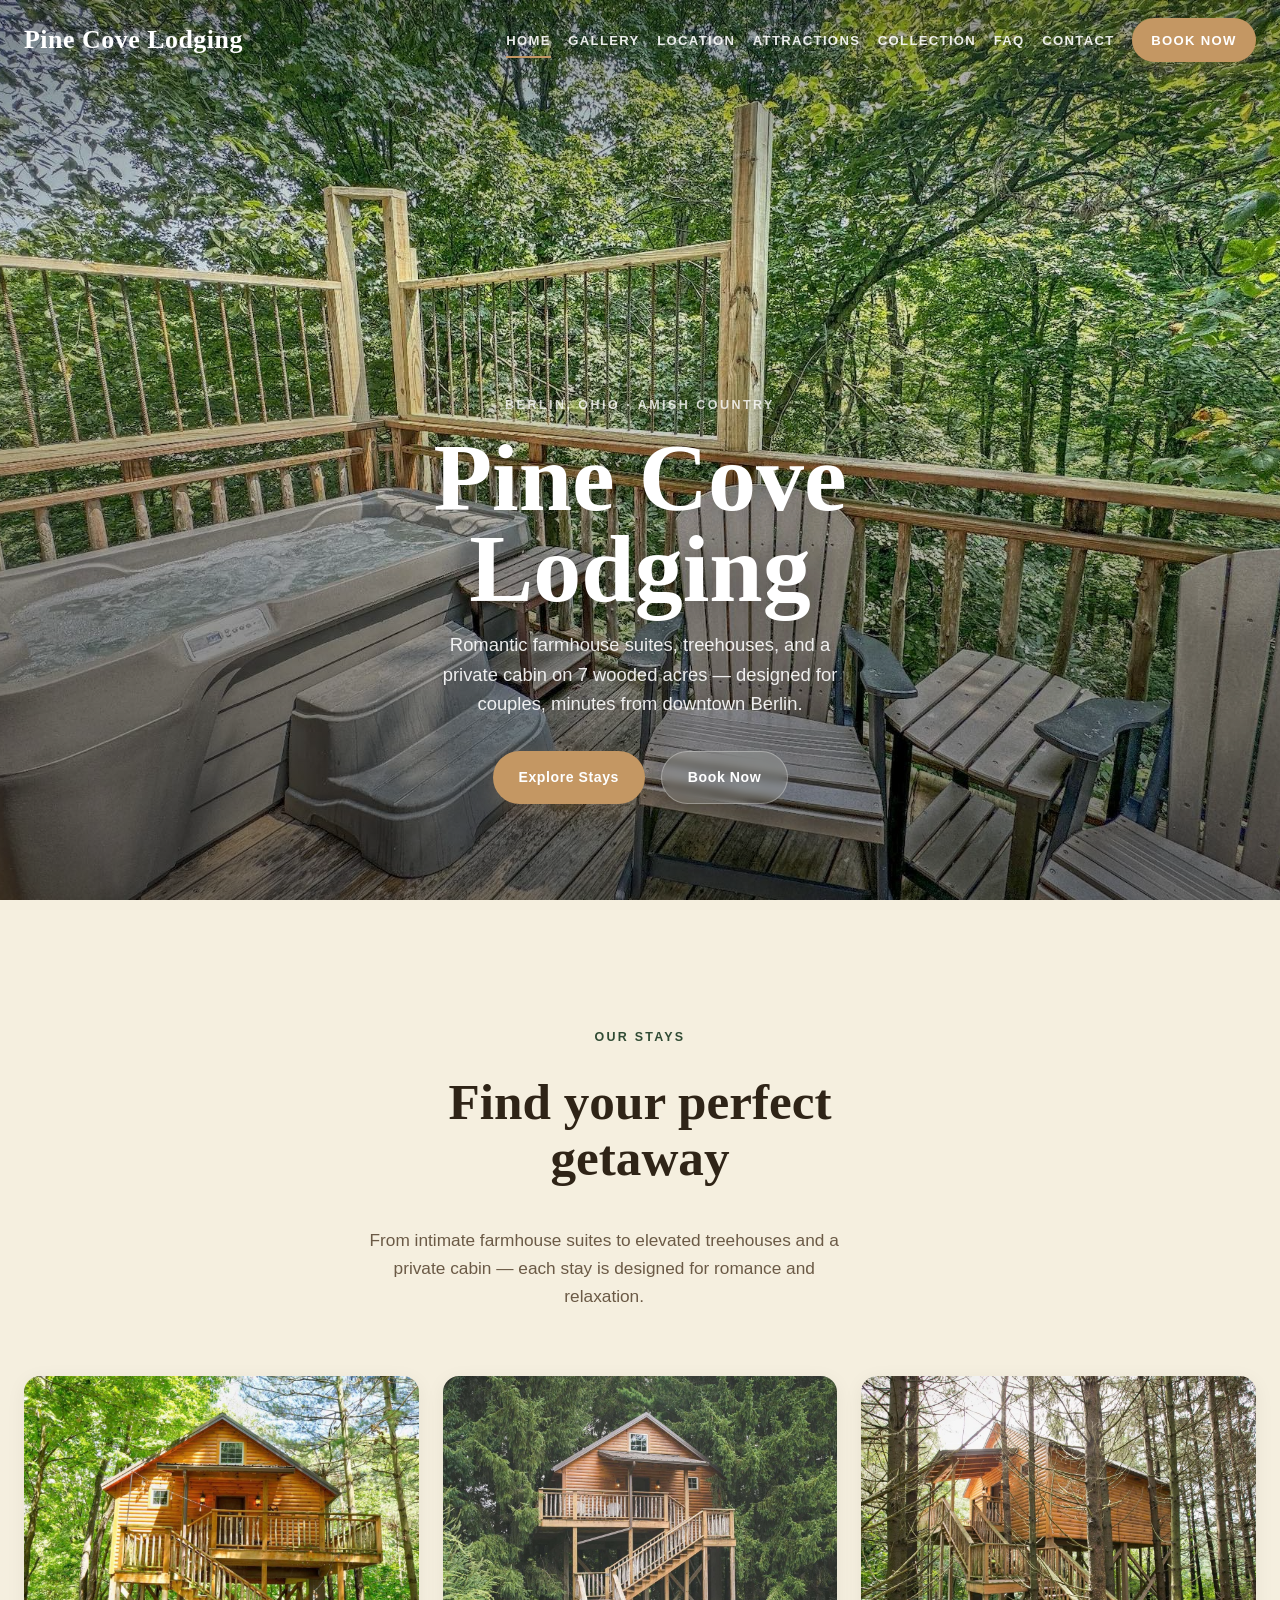
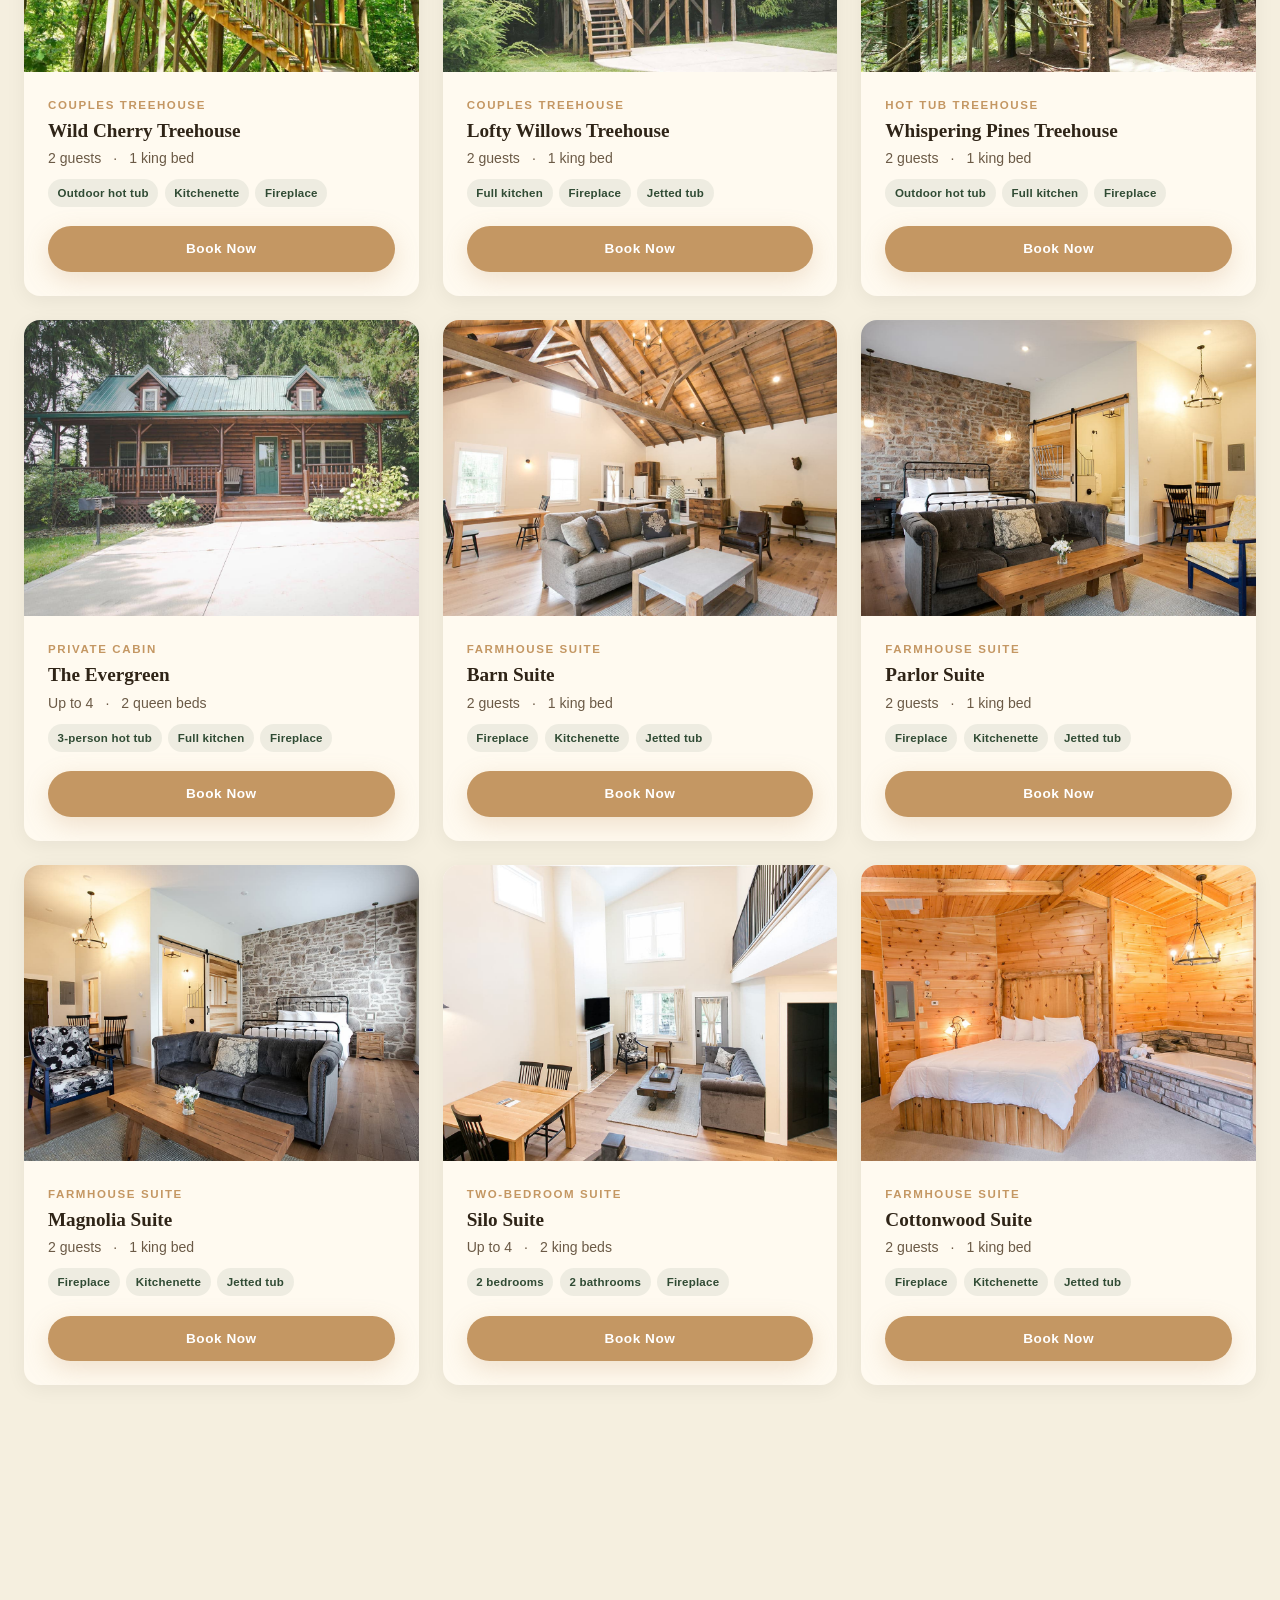
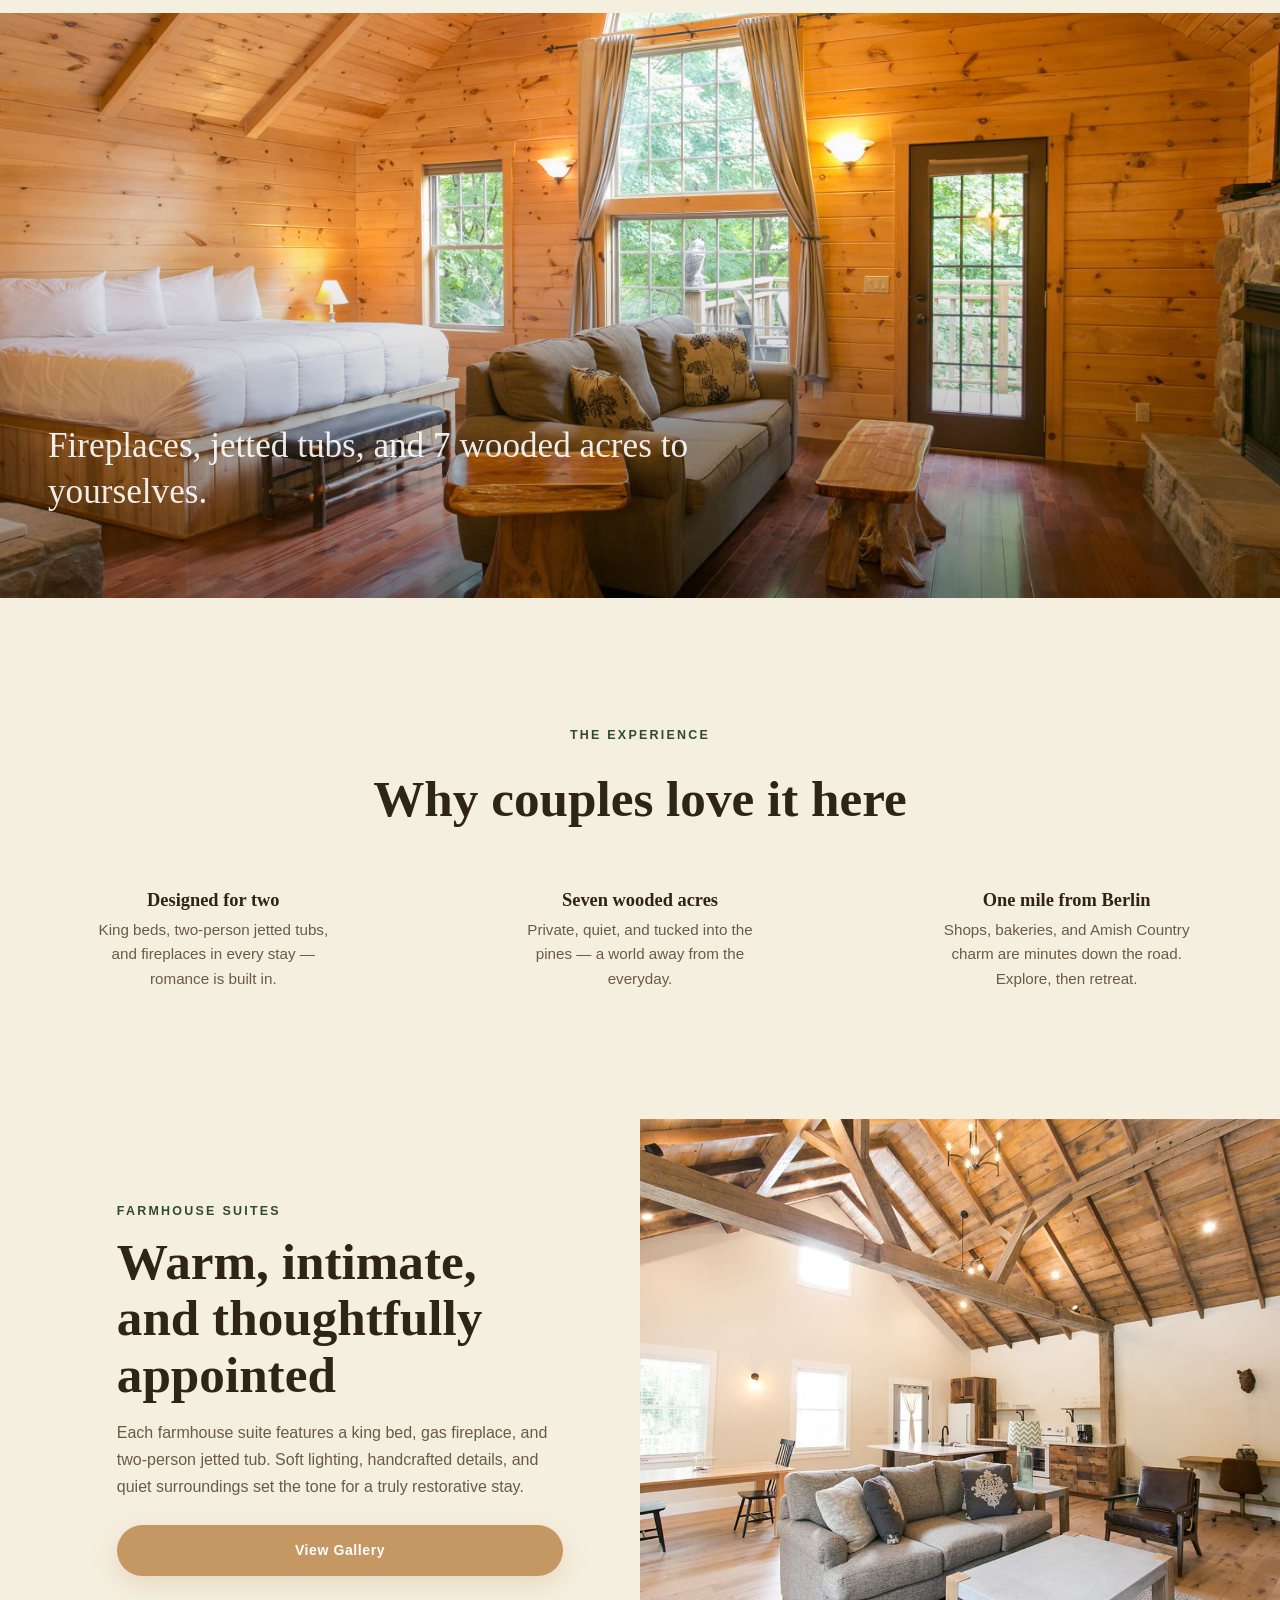
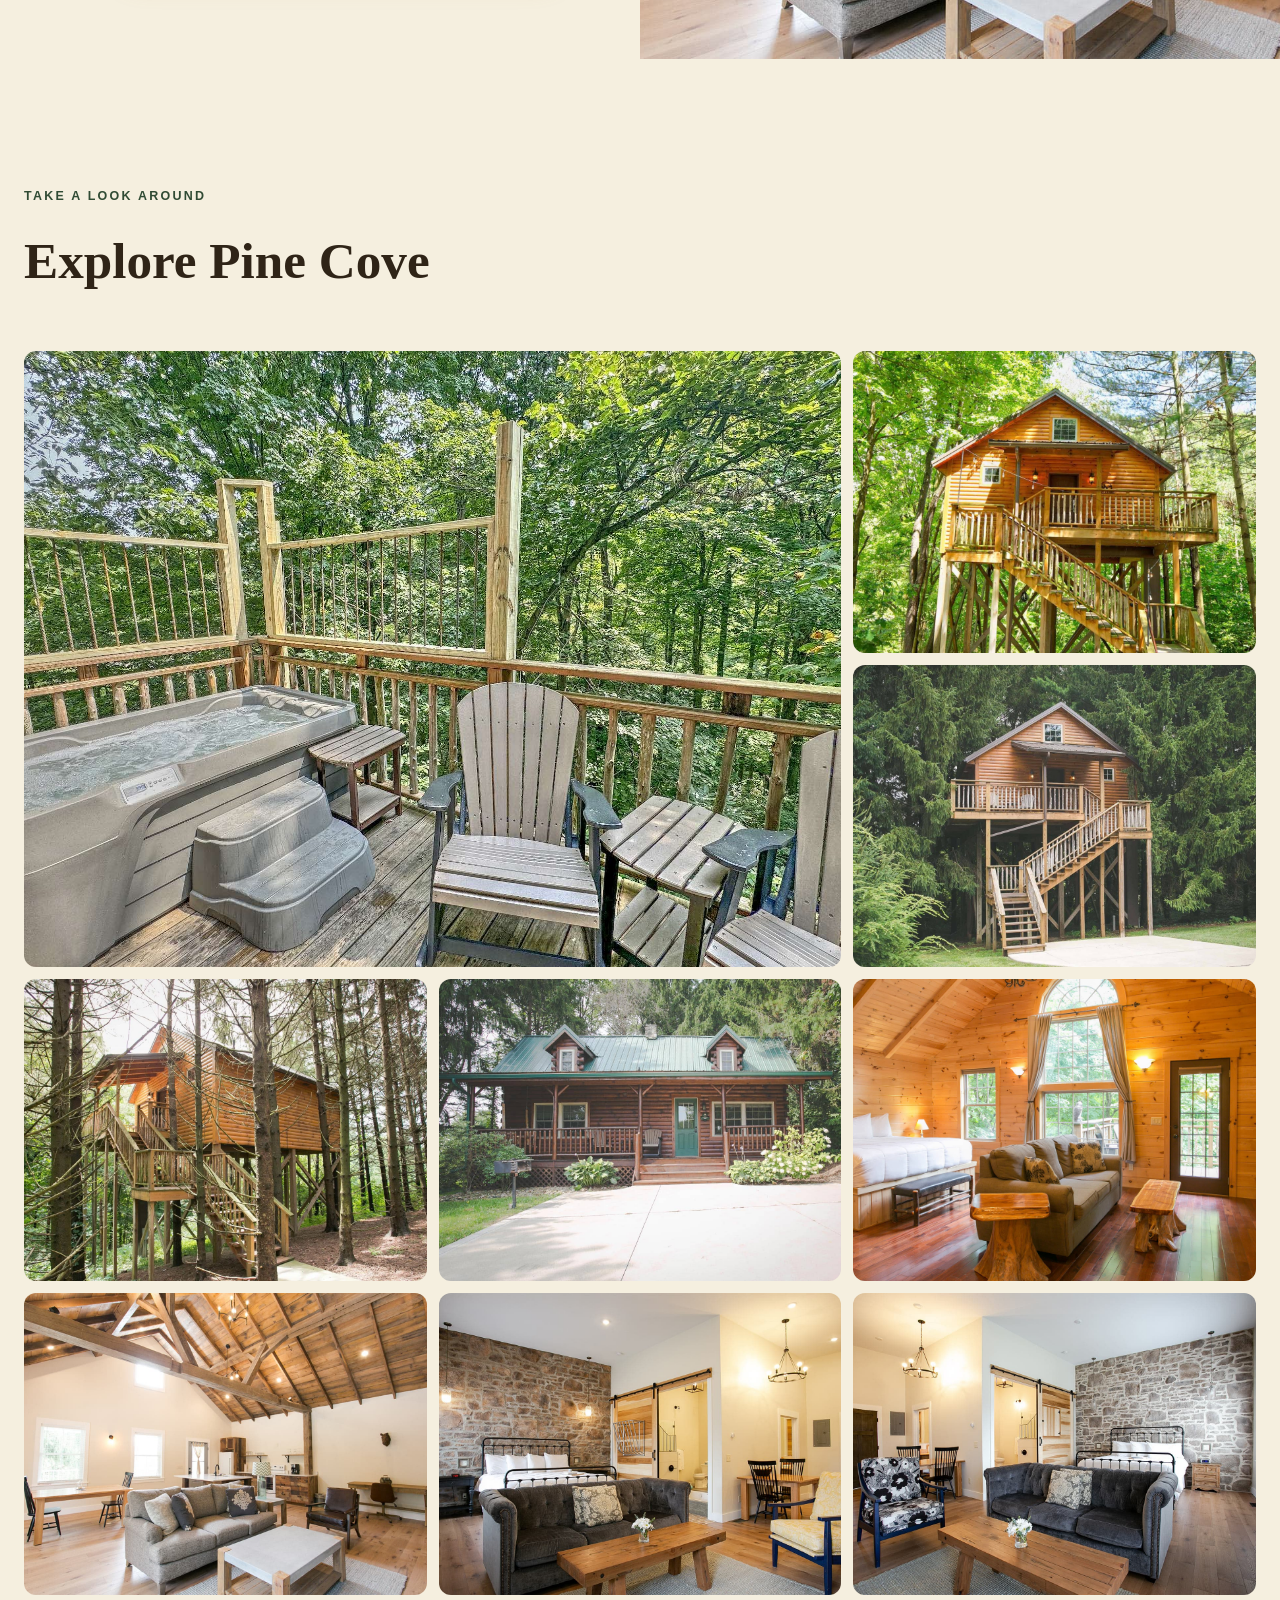
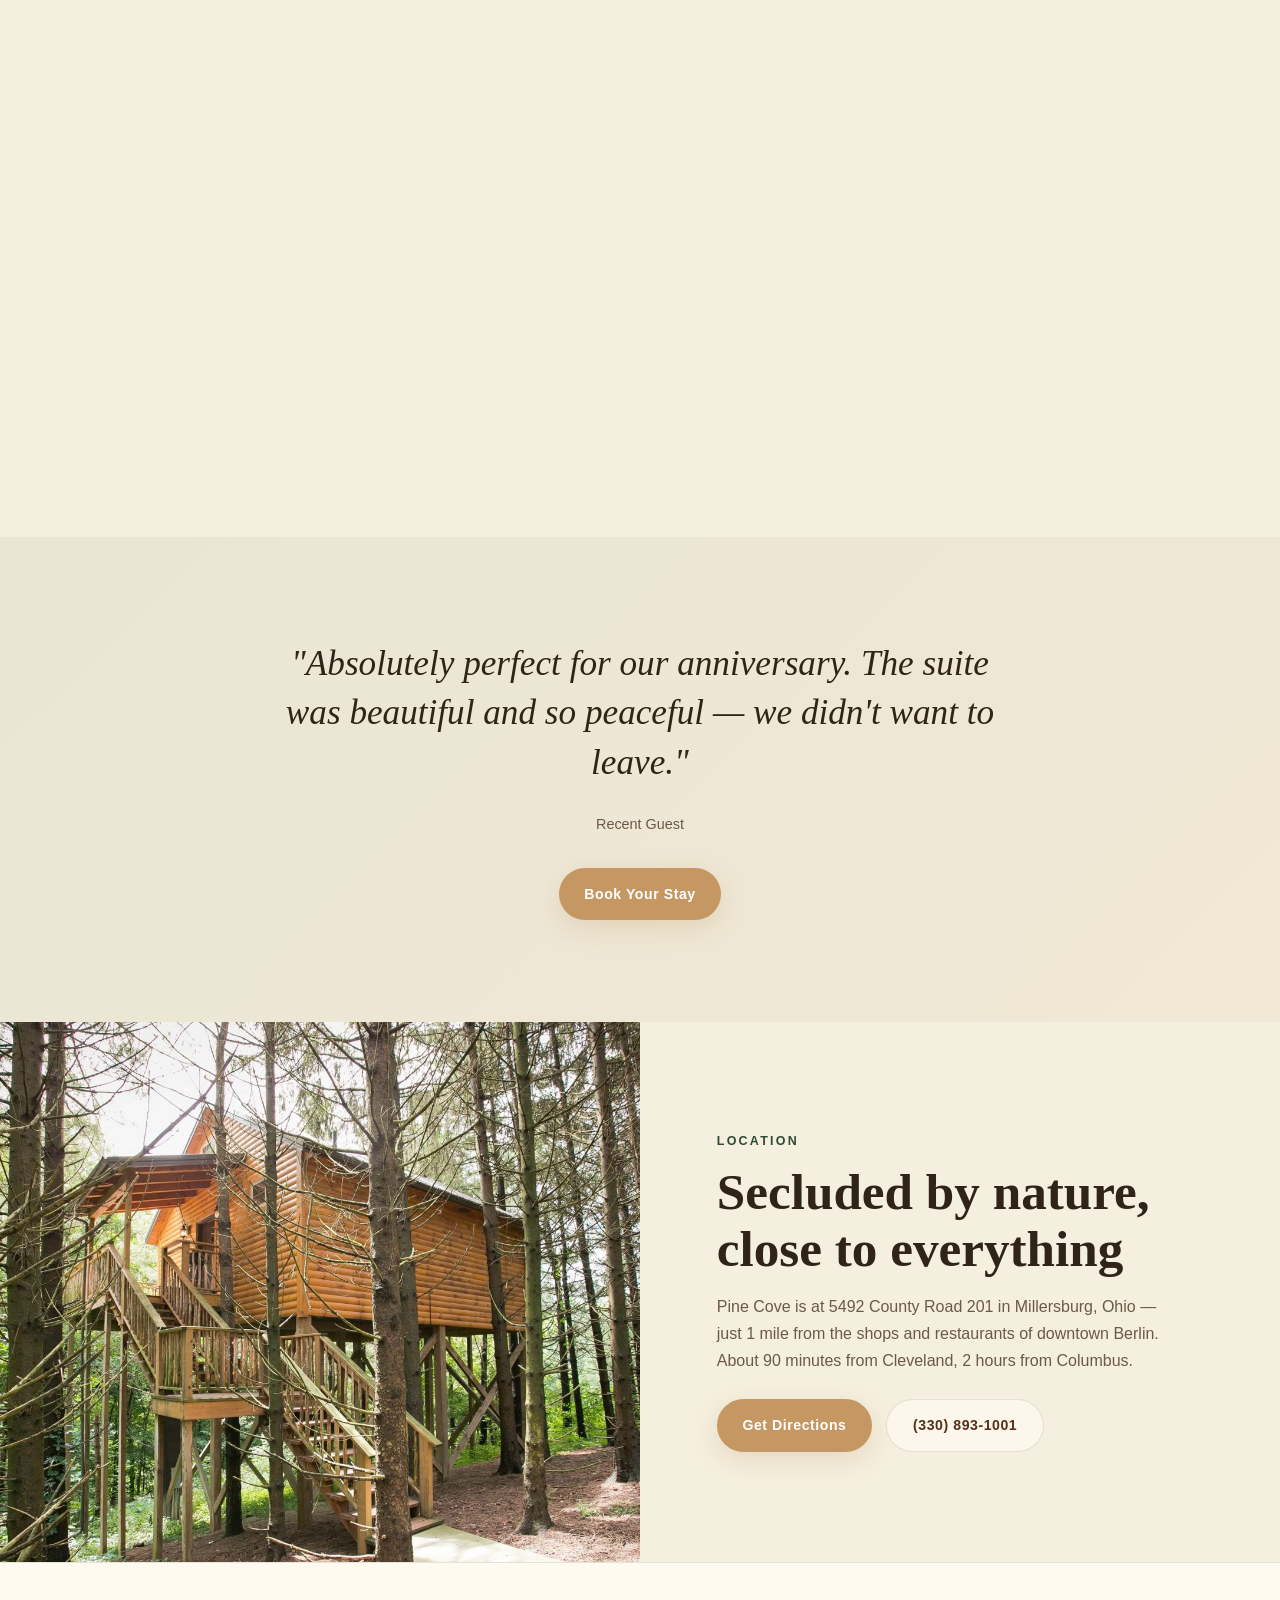
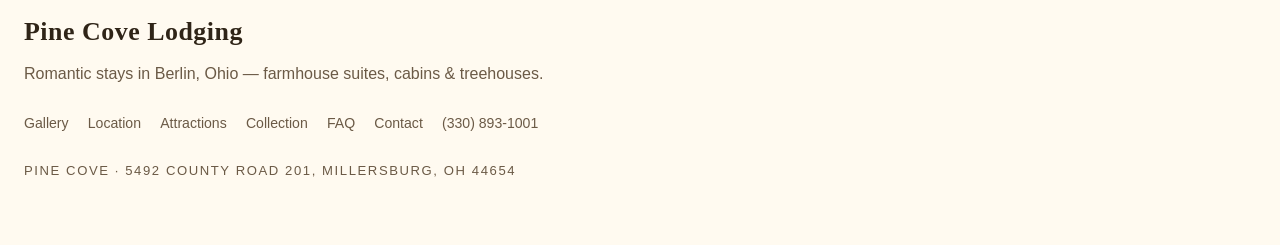
<file: index.html>
<!DOCTYPE html>
<html lang="en">
<head>
  <meta charset="UTF-8">
  <meta name="viewport" content="width=device-width, initial-scale=1.0">
  <title>Pine Cove | Romantic Stays in Berlin, Ohio</title>
  <meta name="description" content="Pine Cove offers romantic farmhouse suites, a private cabin, and treehouse stays on 7 wooded acres 1 mile from downtown Berlin, Ohio. Book direct.">
  <link rel="icon" type="image/svg+xml" href="assets/favicon.svg">
  <link rel="canonical" href="https://www.pinecovelodging.com/">
  <meta property="og:type" content="website">
  <meta property="og:url" content="https://www.pinecovelodging.com/">
  <meta property="og:title" content="Pine Cove | Romantic Stays in Berlin, Ohio">
  <meta property="og:description" content="Farmhouse suites, treehouses, and a private cabin on 7 wooded acres just outside downtown Berlin, Ohio — designed for couples.">
  <meta property="og:image" content="https://www.pinecovelodging.com/assets/images/Pine-Cove-Treehouse-Hot-Tub-1920x1200.jpeg">
  <meta name="twitter:card" content="summary_large_image">
  <meta name="twitter:title" content="Pine Cove | Romantic Stays in Berlin, Ohio">
  <meta name="twitter:description" content="Farmhouse suites, treehouses, and a private cabin on 7 wooded acres just outside downtown Berlin, Ohio — designed for couples.">
  <meta name="twitter:image" content="https://www.pinecovelodging.com/assets/images/Pine-Cove-Treehouse-Hot-Tub-1920x1200.jpeg">
  <meta property="og:image:alt" content="Pine Cove treehouse deck with outdoor hot tub">
  <link rel="preconnect" href="https://reserve.amishcountrylodging.com">
  <link rel="stylesheet" href="assets/site.css">
  <script type="application/ld+json">
  {
    "@context": "https://schema.org",
    "@type": "LodgingBusiness",
    "name": "Pine Cove",
    "description": "Romantic farmhouse suites, a private cabin, and treehouse stays on 7 serene wooded acres, 1 mile from downtown Berlin, Ohio. Designed specifically for couples.",
    "url": "https://www.pinecovelodging.com",
    "telephone": "+1-330-893-1001",
    "image": "https://www.pinecovelodging.com/assets/images/Pine-Cove-Treehouse-Hot-Tub-1920x1200.jpeg",
    "priceRange": "$$$",
    "address": {
      "@type": "PostalAddress",
      "streetAddress": "5492 County Road 201",
      "addressLocality": "Millersburg",
      "addressRegion": "OH",
      "postalCode": "44654",
      "addressCountry": "US"
    },
    "geo": {
      "@type": "GeoCoordinates",
      "latitude": 40.5620,
      "longitude": -81.8050
    },
    "amenityFeature": [
      { "@type": "LocationFeatureSpecification", "name": "Hot Tubs (select stays)", "value": true },
      { "@type": "LocationFeatureSpecification", "name": "Fireplaces", "value": true },
      { "@type": "LocationFeatureSpecification", "name": "Full Kitchens", "value": true },
      { "@type": "LocationFeatureSpecification", "name": "Two-Person Jetted Tubs", "value": true },
      { "@type": "LocationFeatureSpecification", "name": "Smart TVs", "value": true },
      { "@type": "LocationFeatureSpecification", "name": "Complimentary WiFi", "value": true }
    ],
    "sameAs": [
      "https://www.amishcountrylodging.com"
    ]
  }
  </script>
</head>
<body class="page-shell" data-page="index.html">
  <div data-header></div>

  <main id="main">
    <!-- FULL-BLEED HERO -->
    <section class="hero">
      <div class="hero-bg">
        <img src="assets/images/Pine-Cove-Treehouse-Hot-Tub-1920x1200.jpeg" alt="Pine Cove treehouse with private hot tub on a wooded deck" fetchpriority="high">
      </div>
      <div class="hero-content">
        <span class="eyebrow">Berlin, Ohio &middot; Amish Country</span>
        <h1>Pine Cove Lodging</h1>
        <p>Romantic farmhouse suites, treehouses, and a private cabin on 7 wooded acres — designed for couples, minutes from downtown Berlin.</p>
        <div class="hero-actions">
          <a class="button" href="#stays">Explore Stays</a>
          <a class="button-secondary" href="https://reserve.amishcountrylodging.com/all-listings?category=20977" target="_blank" rel="noreferrer">Book Now</a>
        </div>
      </div>
    </section>

    <!-- FEATURED STAYS -->
    <section id="stays" class="section">
      <div class="section-inner">
        <div class="section-intro section-intro--centered reveal">
          <span class="eyebrow">Our Stays</span>
          <h2>Find your perfect getaway</h2>
          <p class="lead">From intimate farmhouse suites to elevated treehouses and a private cabin — each stay is designed for romance and relaxation.</p>
        </div>
        <div id="all-units" class="units-grid"></div>
        <div style="text-align:center;margin-top:3rem" class="reveal">
          <a class="button" href="https://reserve.amishcountrylodging.com/all-listings?category=20977" target="_blank" rel="noreferrer">Book Your Stay</a>
        </div>
      </div>
    </section>

    <!-- IMMERSIVE IMAGE BAND -->
    <div class="image-band">
      <img src="assets/images/wild-cherry-interior-slide.jpg" alt="Warm Pine Cove interior with fireplace and romantic lighting">
      <div class="image-band-overlay">
        <p>Fireplaces, jetted tubs, and 7 wooded acres to yourselves.</p>
      </div>
    </div>

    <!-- HIGHLIGHTS -->
    <section class="section">
      <div class="section-inner">
        <div class="section-intro section-intro--centered reveal">
          <span class="eyebrow">The Experience</span>
          <h2>Why couples love it here</h2>
        </div>
        <div class="highlights">
          <div class="highlight-item reveal">
            <h3>Designed for two</h3>
            <p>King beds, two-person jetted tubs, and fireplaces in every stay — romance is built in.</p>
          </div>
          <div class="highlight-item reveal">
            <h3>Seven wooded acres</h3>
            <p>Private, quiet, and tucked into the pines — a world away from the everyday.</p>
          </div>
          <div class="highlight-item reveal">
            <h3>One mile from Berlin</h3>
            <p>Shops, bakeries, and Amish Country charm are minutes down the road. Explore, then retreat.</p>
          </div>
        </div>
      </div>
    </section>

    <!-- SPLIT: INTERIOR IMAGE + TEXT -->
    <section class="split-section reverse">
      <div class="split-img">
        <img src="assets/images/barn-suite-overview.jpg" alt="Pine Cove Barn Suite interior with fireplace and king bed">
      </div>
      <div class="split-text">
        <span class="eyebrow">Farmhouse Suites</span>
        <h2>Warm, intimate, and thoughtfully appointed</h2>
        <p>Each farmhouse suite features a king bed, gas fireplace, and two-person jetted tub. Soft lighting, handcrafted details, and quiet surroundings set the tone for a truly restorative stay.</p>
        <a class="button" href="gallery.html">View Gallery</a>
      </div>
    </section>

    <!-- GALLERY PREVIEW -->
    <section id="photos" class="section">
      <div class="section-inner">
        <div class="section-intro reveal">
          <span class="eyebrow">Take A Look Around</span>
          <h2>Explore Pine Cove</h2>
        </div>
        <div id="gallery-list" class="gallery-grid"></div>
        <div style="text-align:center;margin-top:3rem" class="reveal">
          <a class="button" href="gallery.html">Full Gallery</a>
        </div>
      </div>
    </section>

    <!-- QUOTE BAND -->
    <section class="quote-band">
      <blockquote>"Absolutely perfect for our anniversary. The suite was beautiful and so peaceful — we didn't want to leave."</blockquote>
      <cite>Recent Guest</cite>
      <div><a class="button" href="https://reserve.amishcountrylodging.com/all-listings?category=20977" target="_blank" rel="noreferrer">Book Your Stay</a></div>
    </section>

    <!-- SPLIT: LOCATION -->
    <section class="split-section">
      <div class="split-img">
        <img src="assets/images/whispering-pines-exterior-slide-1296x916.jpg" alt="Whispering Pines Treehouse nestled among the pines">
      </div>
      <div class="split-text">
        <span class="eyebrow">Location</span>
        <h2>Secluded by nature, close to everything</h2>
        <p>Pine Cove is at 5492 County Road 201 in Millersburg, Ohio — just 1 mile from the shops and restaurants of downtown Berlin. About 90 minutes from Cleveland, 2 hours from Columbus.</p>
        <div class="cta-row">
          <a class="button" href="location.html">Get Directions</a>
          <a class="button-secondary" style="color:var(--accent-dark);border-color:var(--line);background:rgba(255,250,240,0.7)" href="tel:13308931001">(330) 893-1001</a>
        </div>
      </div>
    </section>
  </main>

  <div data-footer></div>

  <script src="assets/data.js"></script>
  <script src="assets/site.js"></script>
</body>
</html>
</file>
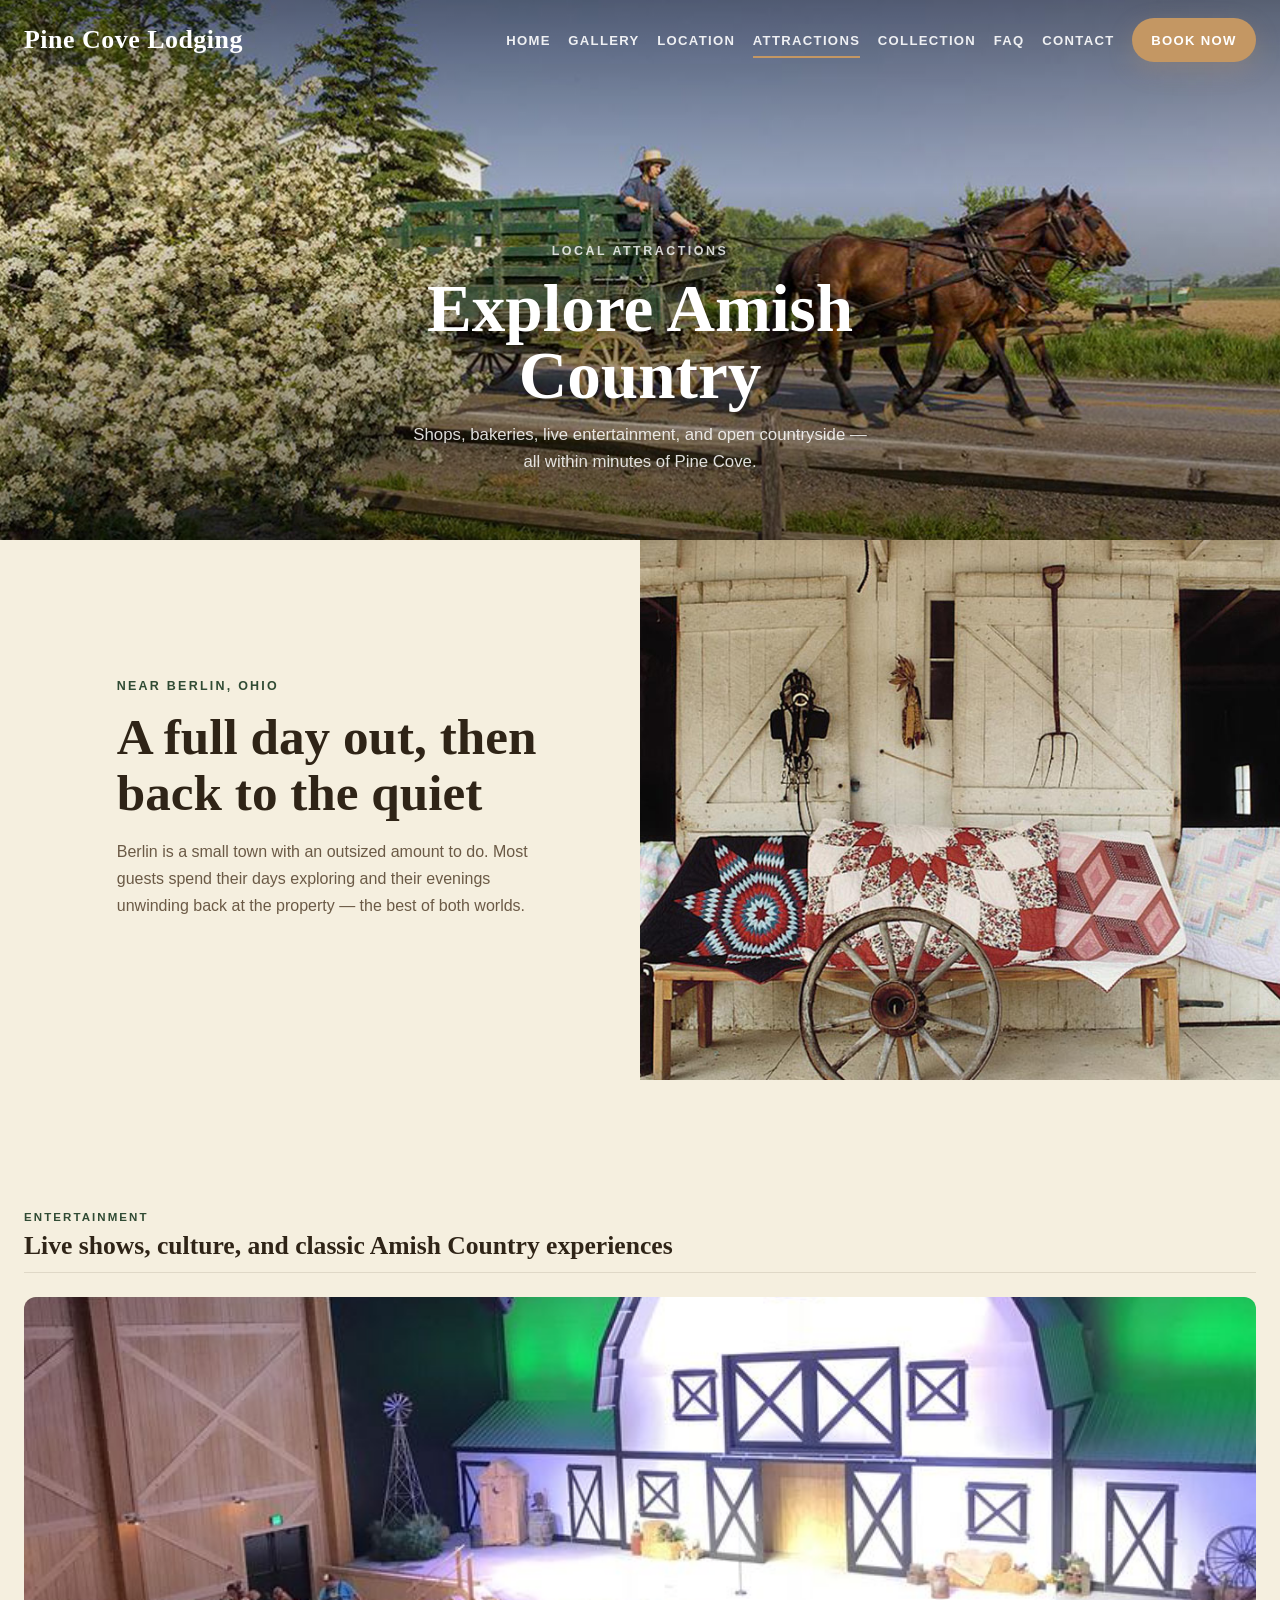
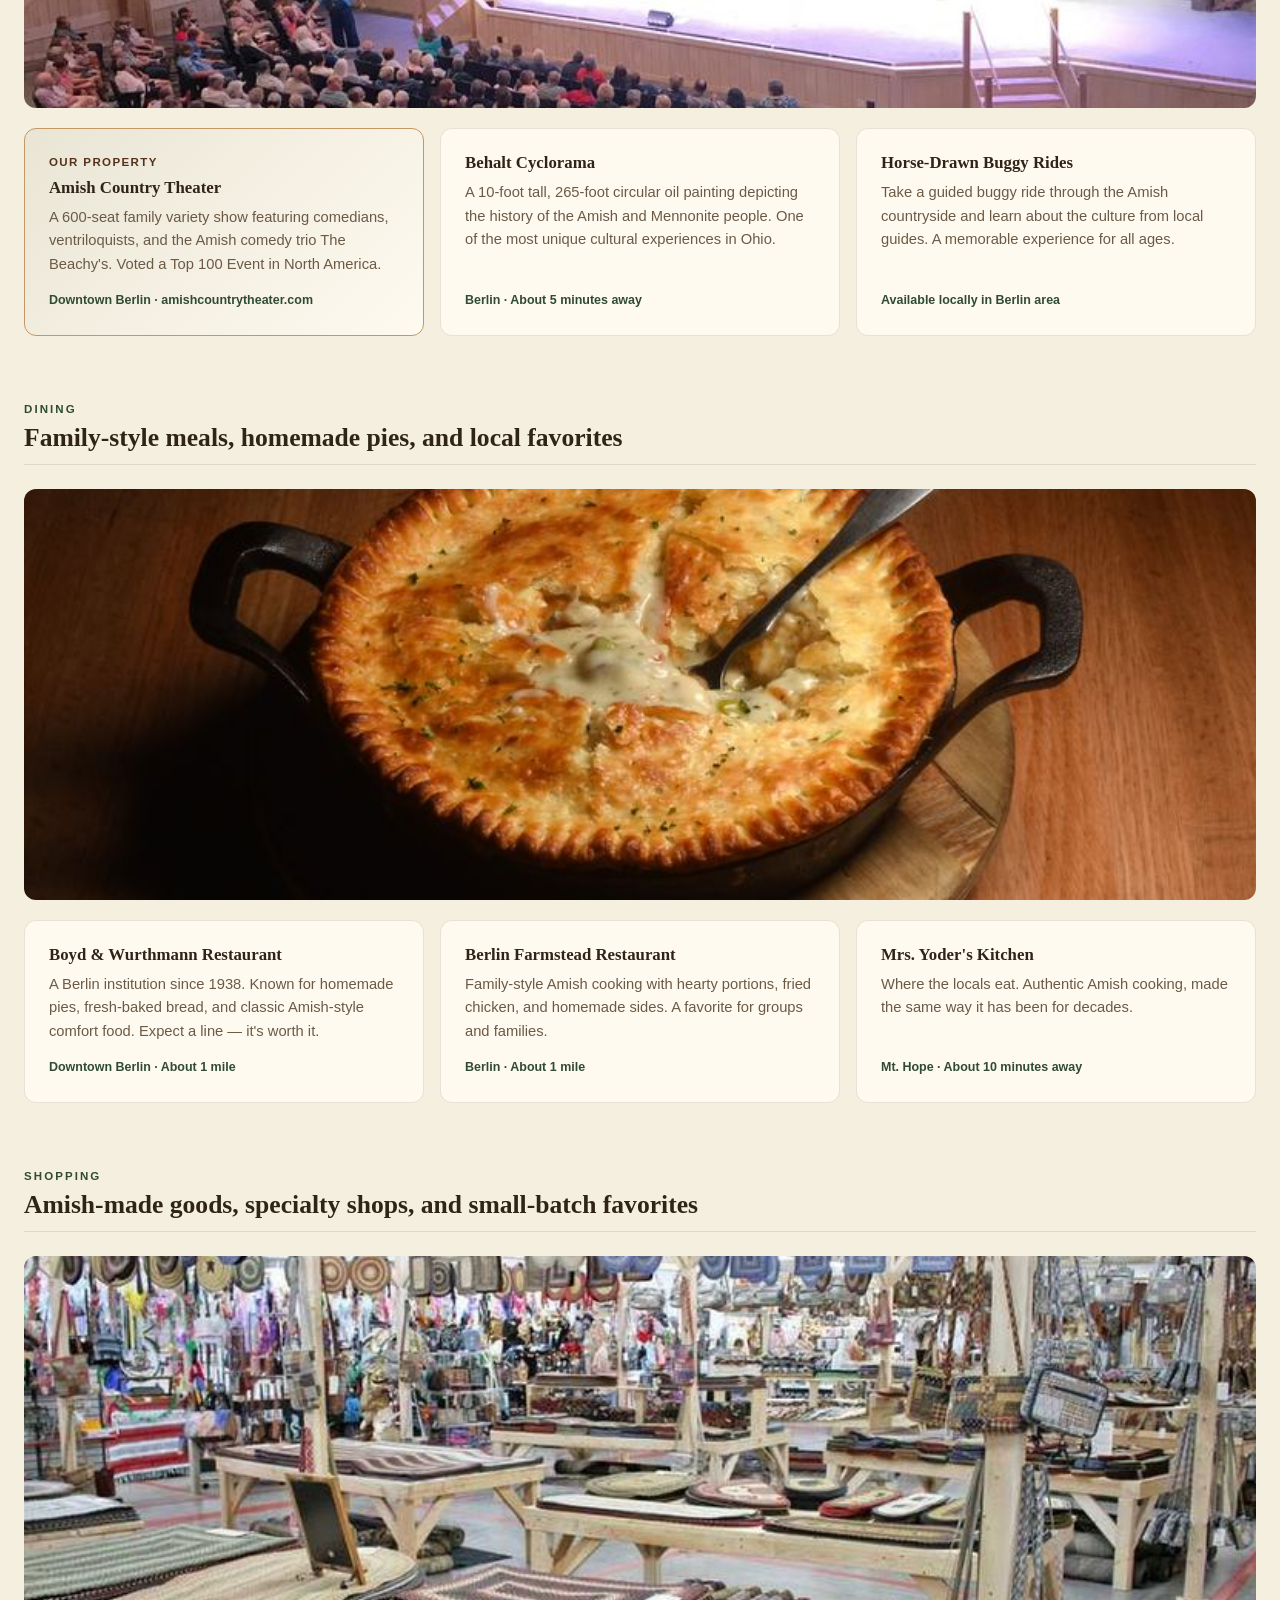
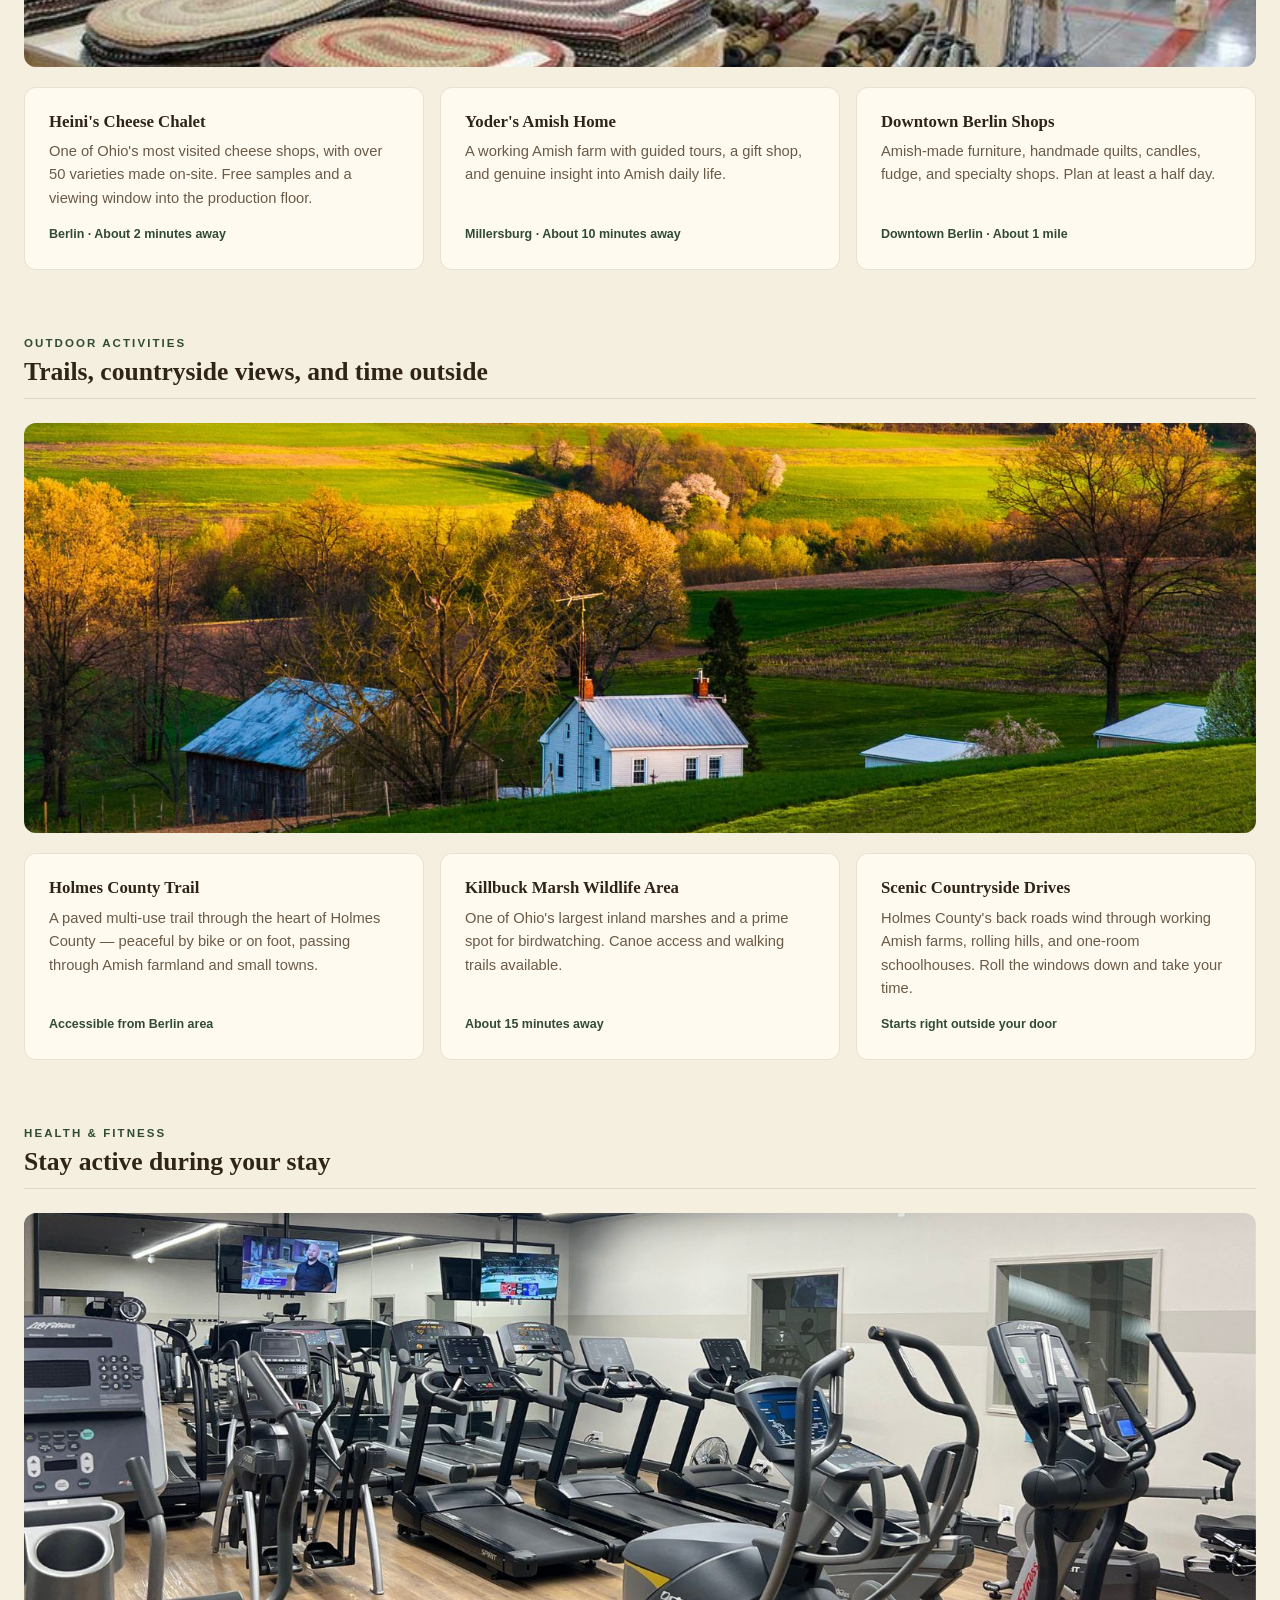
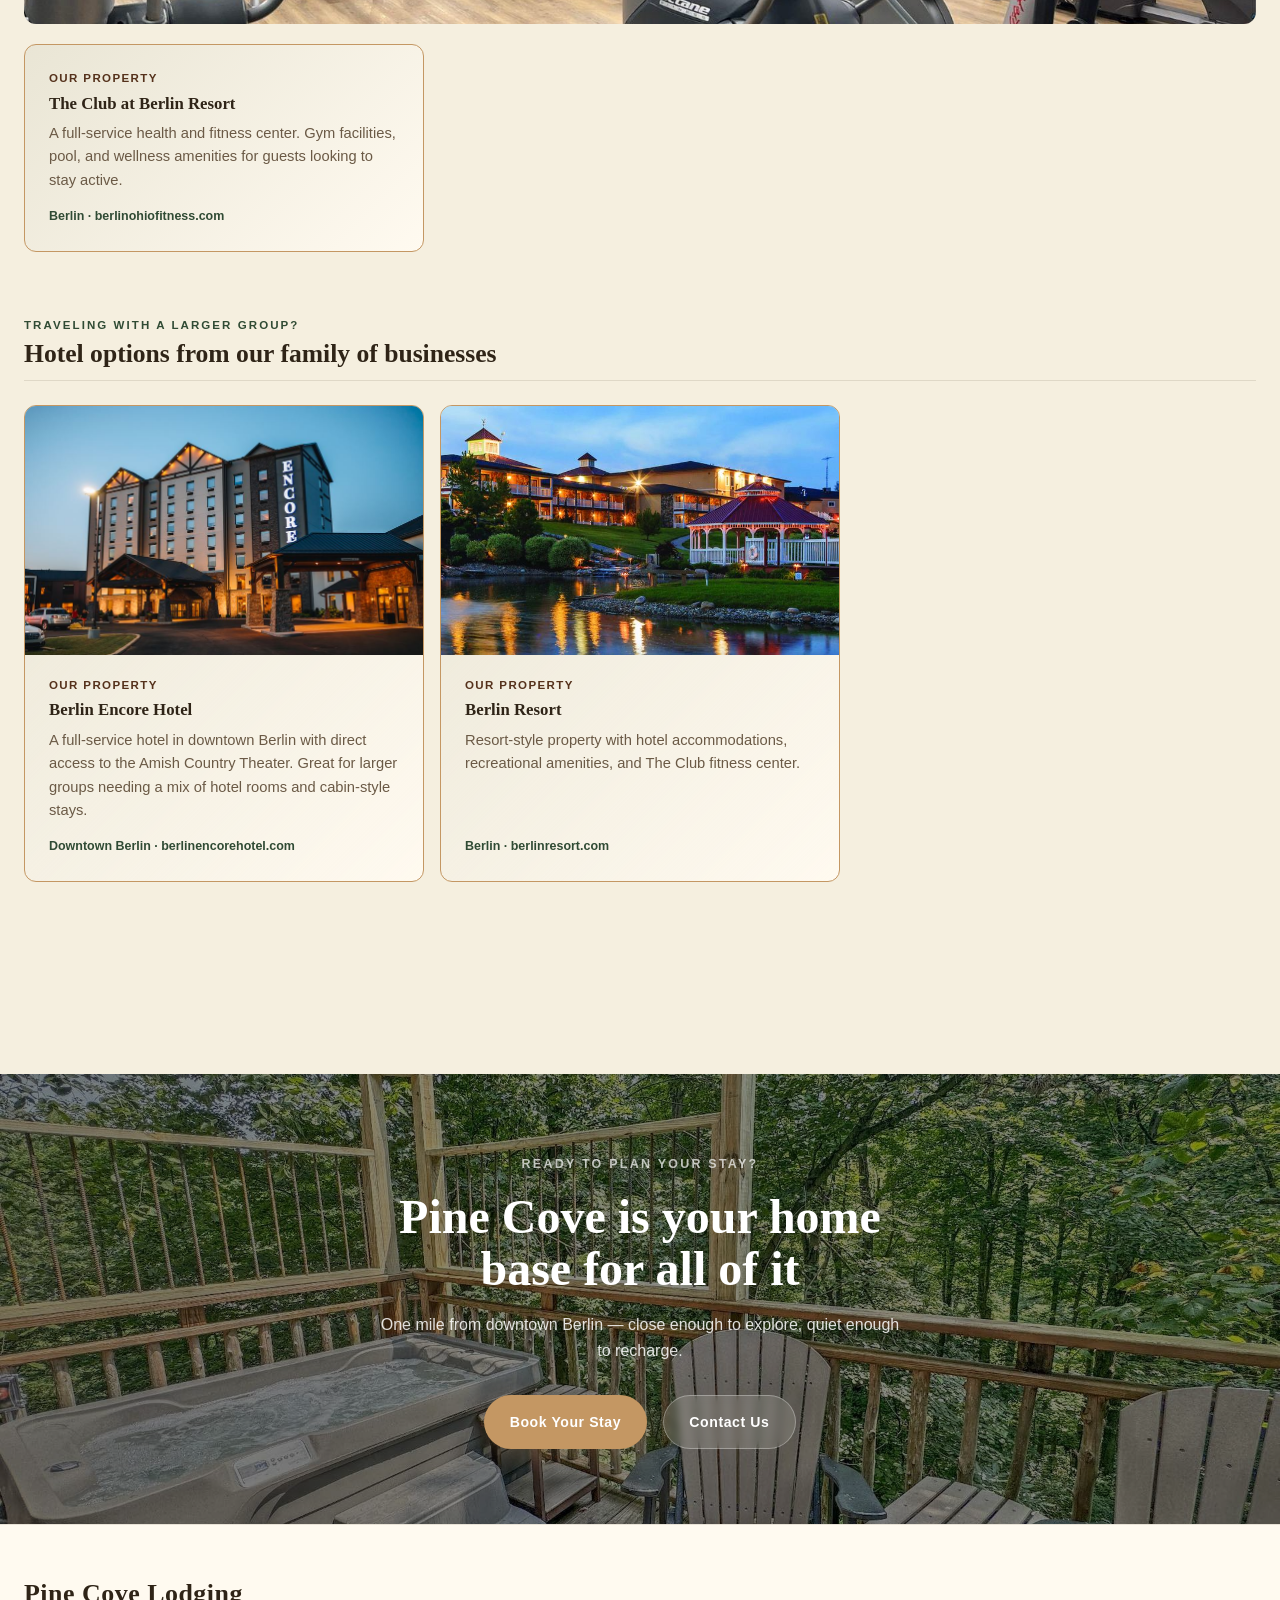
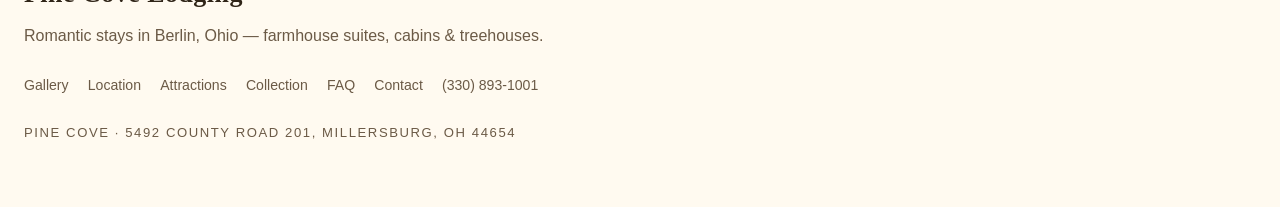
<file: attractions.html>
<!DOCTYPE html>
<html lang="en">
<head>
  <meta charset="UTF-8">
  <meta name="viewport" content="width=device-width, initial-scale=1.0">
  <title>Local Attractions Near Berlin, Ohio | Pine Cove</title>
  <meta name="description" content="Explore the best of Amish Country from Pine Cove. Shops, restaurants, entertainment, and outdoor activities all within minutes of your stay in Berlin, Ohio.">
  <link rel="icon" type="image/svg+xml" href="assets/favicon.svg">
  <link rel="canonical" href="https://www.pinecovelodging.com/attractions.html">
  <meta property="og:type" content="website">
  <meta property="og:url" content="https://www.pinecovelodging.com/attractions.html">
  <meta property="og:title" content="Local Attractions Near Berlin, Ohio | Pine Cove">
  <meta property="og:description" content="Explore the best of Amish Country from Pine Cove — dining, shopping, entertainment, and outdoor activities all within minutes.">
  <meta property="og:image" content="https://www.pinecovelodging.com/assets/images/Pine-Cove-Treehouse-Hot-Tub-1920x1200.jpeg">
  <meta name="twitter:card" content="summary_large_image">
  <meta name="twitter:title" content="Local Attractions Near Berlin, Ohio | Pine Cove">
  <meta name="twitter:description" content="Explore the best of Amish Country from Pine Cove — dining, shopping, entertainment, and outdoor activities all within minutes.">
  <meta name="twitter:image" content="https://www.pinecovelodging.com/assets/images/Pine-Cove-Treehouse-Hot-Tub-1920x1200.jpeg">
  <meta property="og:image:alt" content="Horse-drawn buggy on an Amish Country road near Pine Cove">
  <link rel="preconnect" href="https://reserve.amishcountrylodging.com">
  <link rel="stylesheet" href="assets/site.css">
  <script type="application/ld+json">
  {
    "@context": "https://schema.org",
    "@type": "WebPage",
    "name": "Local Attractions Near Berlin, Ohio",
    "url": "https://www.pinecovelodging.com/attractions.html",
    "breadcrumb": {
      "@type": "BreadcrumbList",
      "itemListElement": [
        { "@type": "ListItem", "position": 1, "name": "Home", "item": "https://www.pinecovelodging.com/" },
        { "@type": "ListItem", "position": 2, "name": "Local Attractions", "item": "https://www.pinecovelodging.com/attractions.html" }
      ]
    }
  }
  </script>
</head>
<body class="page-shell" data-page="attractions.html">
  <div data-header></div>

  <main id="main">
    <section class="page-hero">
      <div class="page-hero-bg">
        <img src="assets/images/horse-and-green-buggy.jpg" alt="Horse-drawn buggy on an Amish Country road" fetchpriority="high">
      </div>
      <div class="page-hero-content">
        <span class="eyebrow">Local Attractions</span>
        <h1>Explore Amish Country</h1>
        <p class="lead">Shops, bakeries, live entertainment, and open countryside — all within minutes of Pine Cove.</p>
      </div>
    </section>

    <!-- INTRO SPLIT -->
    <section class="split-section reverse">
      <div class="split-img">
        <img src="assets/images/amish-quilts-at-barn.jpg" alt="Amish quilts displayed at a barn">
      </div>
      <div class="split-text">
        <span class="eyebrow">Near Berlin, Ohio</span>
        <h2>A full day out, then back to the quiet</h2>
        <p>Berlin is a small town with an outsized amount to do. Most guests spend their days exploring and their evenings unwinding back at the property — the best of both worlds.</p>
      </div>
    </section>

    <section class="section">
      <div class="section-inner">

        <div class="attraction-category reveal">
          <div class="attraction-category__header">
            <span class="attraction-category__eyebrow">Entertainment</span>
            <h2 class="attraction-category__title">Live shows, culture, and classic Amish Country experiences</h2>
          </div>
          <figure class="attraction-category__photo">
            <img src="assets/images/attractions-theater-1600.jpg" srcset="assets/images/attractions-theater-800.jpg 800w, assets/images/attractions-theater-1600.jpg 1600w" sizes="(max-width: 1290px) calc(100vw - 3rem), 1200px" width="1600" height="1013" alt="The Amish Country Theater stage and a full audience before a show" loading="lazy" decoding="async" style="object-position: center 45%">
          </figure>
          <div class="attraction-grid">
            <article class="attraction-card is-ours">
              <div class="attraction-card__badge">Our Property</div>
              <h3><a href="https://amishcountrytheater.com" target="_blank" rel="noopener">Amish Country Theater</a></h3>
              <p>A 600-seat family variety show featuring comedians, ventriloquists, and the Amish comedy trio The Beachy's. Voted a Top 100 Event in North America.</p>
              <div class="attraction-card__distance">Downtown Berlin &middot; amishcountrytheater.com</div>
            </article>
            <article class="attraction-card">
              <h3><a href="https://behalt.com" target="_blank" rel="noopener">Behalt Cyclorama</a></h3>
              <p>A 10-foot tall, 265-foot circular oil painting depicting the history of the Amish and Mennonite people. One of the most unique cultural experiences in Ohio.</p>
              <div class="attraction-card__distance">Berlin &middot; About 5 minutes away</div>
            </article>
            <article class="attraction-card">
              <h3>Horse-Drawn Buggy Rides</h3>
              <p>Take a guided buggy ride through the Amish countryside and learn about the culture from local guides. A memorable experience for all ages.</p>
              <div class="attraction-card__distance">Available locally in Berlin area</div>
            </article>
          </div>
        </div>

        <div class="attraction-category reveal">
          <div class="attraction-category__header">
            <span class="attraction-category__eyebrow">Dining</span>
            <h2 class="attraction-category__title">Family-style meals, homemade pies, and local favorites</h2>
          </div>
          <figure class="attraction-category__photo">
            <img src="assets/images/attractions-pot-pie-1600.jpg" srcset="assets/images/attractions-pot-pie-800.jpg 800w, assets/images/attractions-pot-pie-1600.jpg 1600w" sizes="(max-width: 1290px) calc(100vw - 3rem), 1200px" width="1600" height="1066" alt="Homemade chicken pot pie in a cast-iron dish" loading="lazy" decoding="async">
          </figure>
          <div class="attraction-grid">
            <article class="attraction-card">
              <h3><a href="https://boydandwurthmann.com" target="_blank" rel="noopener">Boyd &amp; Wurthmann Restaurant</a></h3>
              <p>A Berlin institution since 1938. Known for homemade pies, fresh-baked bread, and classic Amish-style comfort food. Expect a line — it's worth it.</p>
              <div class="attraction-card__distance">Downtown Berlin &middot; About 1 mile</div>
            </article>
            <article class="attraction-card">
              <h3><a href="https://dhgroup.com/restaurants/berlin-farmstead-berlin-oh/" target="_blank" rel="noopener">Berlin Farmstead Restaurant</a></h3>
              <p>Family-style Amish cooking with hearty portions, fried chicken, and homemade sides. A favorite for groups and families.</p>
              <div class="attraction-card__distance">Berlin &middot; About 1 mile</div>
            </article>
            <article class="attraction-card">
              <h3><a href="https://mrsyoderskitchen.com" target="_blank" rel="noopener">Mrs. Yoder's Kitchen</a></h3>
              <p>Where the locals eat. Authentic Amish cooking, made the same way it has been for decades.</p>
              <div class="attraction-card__distance">Mt. Hope &middot; About 10 minutes away</div>
            </article>
          </div>
        </div>

        <div class="attraction-category reveal">
          <div class="attraction-category__header">
            <span class="attraction-category__eyebrow">Shopping</span>
            <h2 class="attraction-category__title">Amish-made goods, specialty shops, and small-batch favorites</h2>
          </div>
          <figure class="attraction-category__photo">
            <img src="assets/images/attractions-amish-goods-900.jpg" srcset="assets/images/attractions-amish-goods-800.jpg 800w, assets/images/attractions-amish-goods-900.jpg 900w" sizes="(max-width: 1290px) calc(100vw - 3rem), 1200px" width="900" height="507" alt="Braided rugs and handwoven baskets at an Amish Country market" loading="lazy" decoding="async">
          </figure>
          <div class="attraction-grid">
            <article class="attraction-card">
              <h3><a href="https://www.heinis.com" target="_blank" rel="noopener">Heini's Cheese Chalet</a></h3>
              <p>One of Ohio's most visited cheese shops, with over 50 varieties made on-site. Free samples and a viewing window into the production floor.</p>
              <div class="attraction-card__distance">Berlin &middot; About 2 minutes away</div>
            </article>
            <article class="attraction-card">
              <h3><a href="https://yodersamishhome.com" target="_blank" rel="noopener">Yoder's Amish Home</a></h3>
              <p>A working Amish farm with guided tours, a gift shop, and genuine insight into Amish daily life.</p>
              <div class="attraction-card__distance">Millersburg &middot; About 10 minutes away</div>
            </article>
            <article class="attraction-card">
              <h3>Downtown Berlin Shops</h3>
              <p>Amish-made furniture, handmade quilts, candles, fudge, and specialty shops. Plan at least a half day.</p>
              <div class="attraction-card__distance">Downtown Berlin &middot; About 1 mile</div>
            </article>
          </div>
        </div>

        <div class="attraction-category reveal">
          <div class="attraction-category__header">
            <span class="attraction-category__eyebrow">Outdoor Activities</span>
            <h2 class="attraction-category__title">Trails, countryside views, and time outside</h2>
          </div>
          <figure class="attraction-category__photo">
            <img src="assets/images/attractions-countryside-1600.jpg" srcset="assets/images/attractions-countryside-800.jpg 800w, assets/images/attractions-countryside-1600.jpg 1600w" sizes="(max-width: 1290px) calc(100vw - 3rem), 1200px" width="1600" height="967" alt="Rolling Holmes County farmland with farmhouses and barns" loading="lazy" decoding="async" style="object-position: center 60%">
          </figure>
          <div class="attraction-grid">
            <article class="attraction-card">
              <h3><a href="https://www.visitamishcountry.com/adventures/recreation-nature/holmes-county-rails-trails-coalition" target="_blank" rel="noopener">Holmes County Trail</a></h3>
              <p>A paved multi-use trail through the heart of Holmes County — peaceful by bike or on foot, passing through Amish farmland and small towns.</p>
              <div class="attraction-card__distance">Accessible from Berlin area</div>
            </article>
            <article class="attraction-card">
              <h3>Killbuck Marsh Wildlife Area</h3>
              <p>One of Ohio's largest inland marshes and a prime spot for birdwatching. Canoe access and walking trails available.</p>
              <div class="attraction-card__distance">About 15 minutes away</div>
            </article>
            <article class="attraction-card">
              <h3>Scenic Countryside Drives</h3>
              <p>Holmes County's back roads wind through working Amish farms, rolling hills, and one-room schoolhouses. Roll the windows down and take your time.</p>
              <div class="attraction-card__distance">Starts right outside your door</div>
            </article>
          </div>
        </div>

        <div class="attraction-category reveal">
          <div class="attraction-category__header">
            <span class="attraction-category__eyebrow">Health &amp; Fitness</span>
            <h2 class="attraction-category__title">Stay active during your stay</h2>
          </div>
          <figure class="attraction-category__photo">
            <img src="assets/images/attractions-the-club-1600.jpg" srcset="assets/images/attractions-the-club-800.jpg 800w, assets/images/attractions-the-club-1600.jpg 1600w" sizes="(max-width: 1290px) calc(100vw - 3rem), 1200px" width="1600" height="1146" alt="Cardio machines in the fitness room at The Club at Berlin Resort" loading="lazy" decoding="async">
          </figure>
          <div class="attraction-grid">
            <article class="attraction-card is-ours">
              <div class="attraction-card__badge">Our Property</div>
              <h3><a href="https://www.berlinohiofitness.com" target="_blank" rel="noopener">The Club at Berlin Resort</a></h3>
              <p>A full-service health and fitness center. Gym facilities, pool, and wellness amenities for guests looking to stay active.</p>
              <div class="attraction-card__distance">Berlin &middot; berlinohiofitness.com</div>
            </article>
          </div>
        </div>

        <div class="attraction-category reveal">
          <div class="attraction-category__header">
            <span class="attraction-category__eyebrow">Traveling With A Larger Group?</span>
            <h2 class="attraction-category__title">Hotel options from our family of businesses</h2>
          </div>
          <div class="attraction-grid">
            <article class="attraction-card is-ours">
              <div class="attraction-card__photo"><img src="assets/images/attractions-berlin-encore-800.jpg" sizes="(max-width: 720px) calc(100vw - 3rem), 400px" width="800" height="533" alt="Berlin Encore Hotel entrance lit up at dusk" loading="lazy" decoding="async"></div>
              <div class="attraction-card__badge">Our Property</div>
              <h3><a href="https://berlinencorehotel.com" target="_blank" rel="noopener">Berlin Encore Hotel</a></h3>
              <p>A full-service hotel in downtown Berlin with direct access to the Amish Country Theater. Great for larger groups needing a mix of hotel rooms and cabin-style stays.</p>
              <div class="attraction-card__distance">Downtown Berlin &middot; berlinencorehotel.com</div>
            </article>
            <article class="attraction-card is-ours">
              <div class="attraction-card__photo"><img src="assets/images/attractions-berlin-resort-800.jpg" sizes="(max-width: 720px) calc(100vw - 3rem), 400px" width="800" height="420" alt="Berlin Resort and its gazebo reflected in the pond at twilight" loading="lazy" decoding="async"></div>
              <div class="attraction-card__badge">Our Property</div>
              <h3><a href="https://berlinresort.com" target="_blank" rel="noopener">Berlin Resort</a></h3>
              <p>Resort-style property with hotel accommodations, recreational amenities, and The Club fitness center.</p>
              <div class="attraction-card__distance">Berlin &middot; berlinresort.com</div>
            </article>
          </div>
        </div>

      </div>
    </section>

    <section class="cta-band">
      <div class="cta-band-bg">
        <img src="assets/images/Pine-Cove-Treehouse-Hot-Tub-1920x1200.jpeg" alt="Pine Cove treehouse hot tub deck at dusk">
      </div>
      <div class="cta-band-content">
        <span class="eyebrow">Ready to plan your stay?</span>
        <h2>Pine Cove is your home base for all of it</h2>
        <p>One mile from downtown Berlin — close enough to explore, quiet enough to recharge.</p>
        <div class="cta-buttons">
          <a class="button" href="https://reserve.amishcountrylodging.com/all-listings?category=20977" target="_blank" rel="noreferrer">Book Your Stay</a>
          <a class="button-secondary" href="contact.html">Contact Us</a>
        </div>
      </div>
    </section>
  </main>

  <div data-footer></div>

  <script src="assets/data.js"></script>
  <script src="assets/site.js"></script>
</body>
</html>
</file>
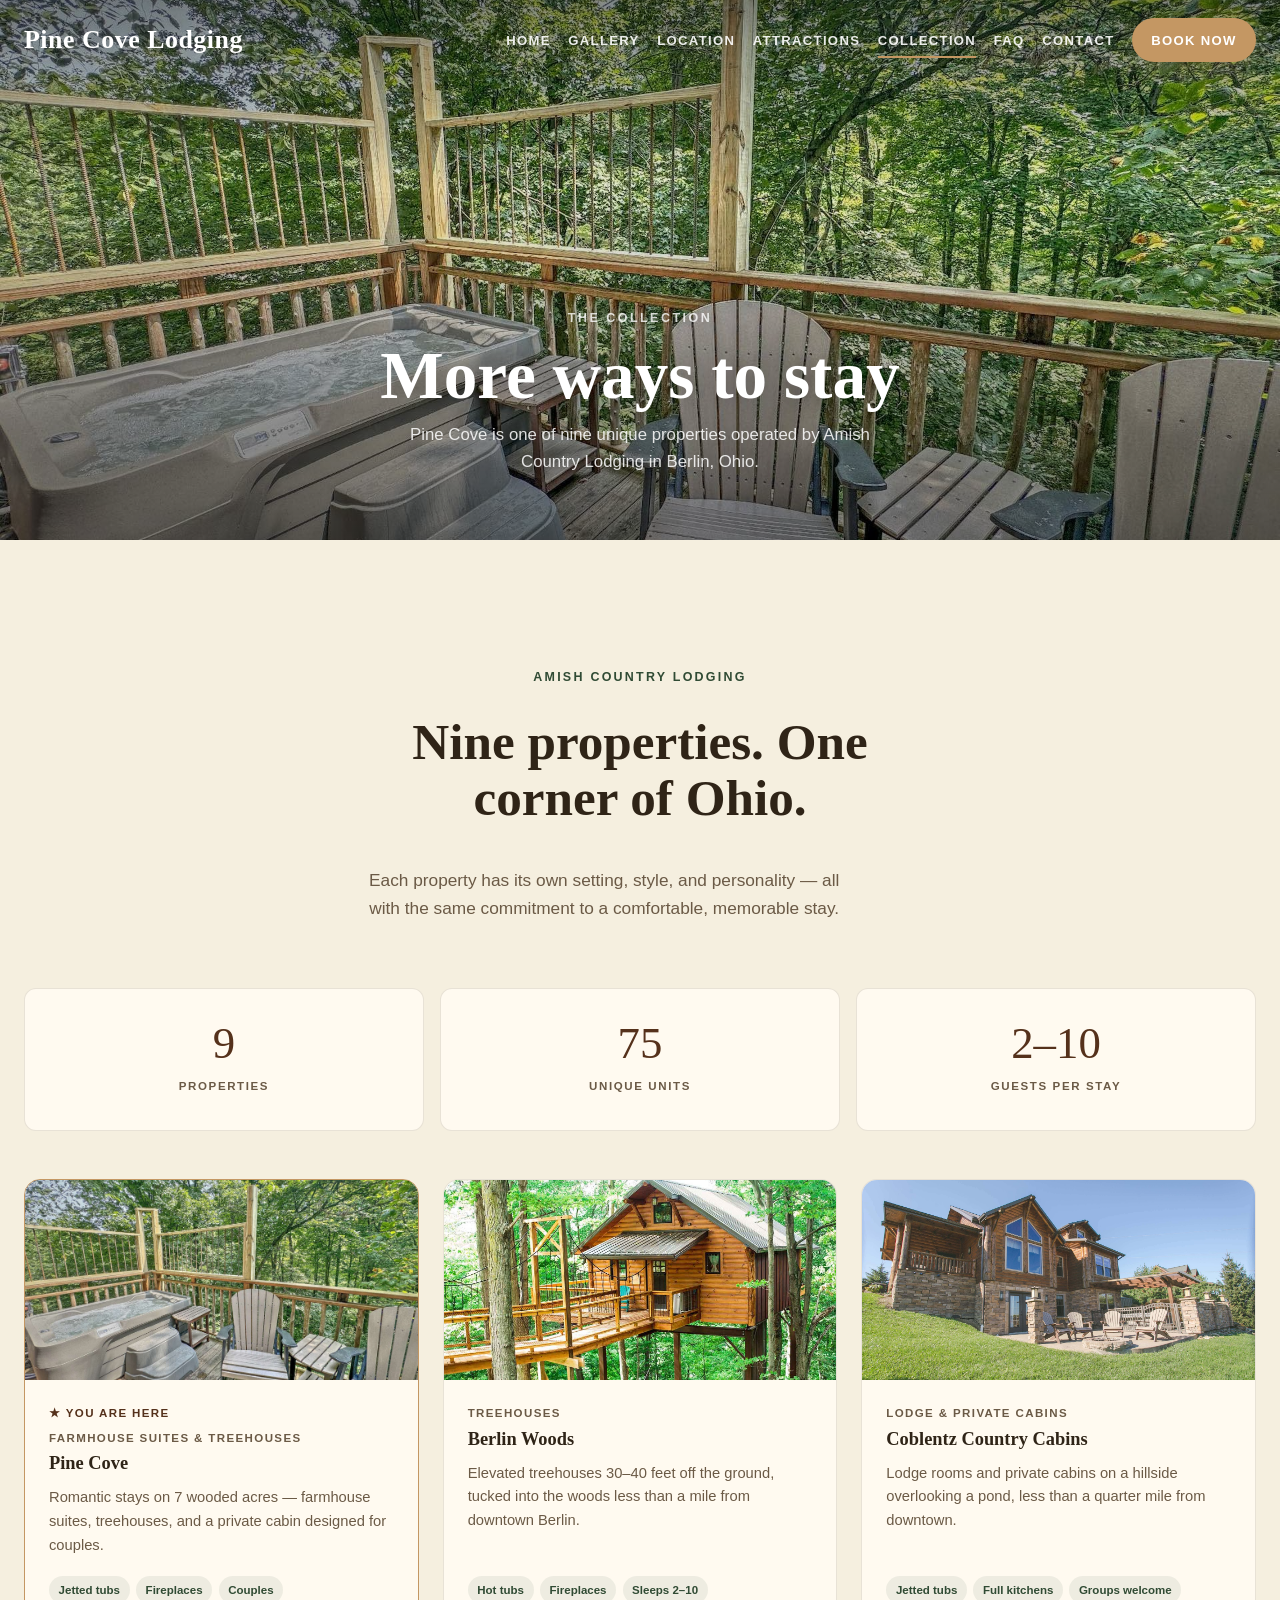
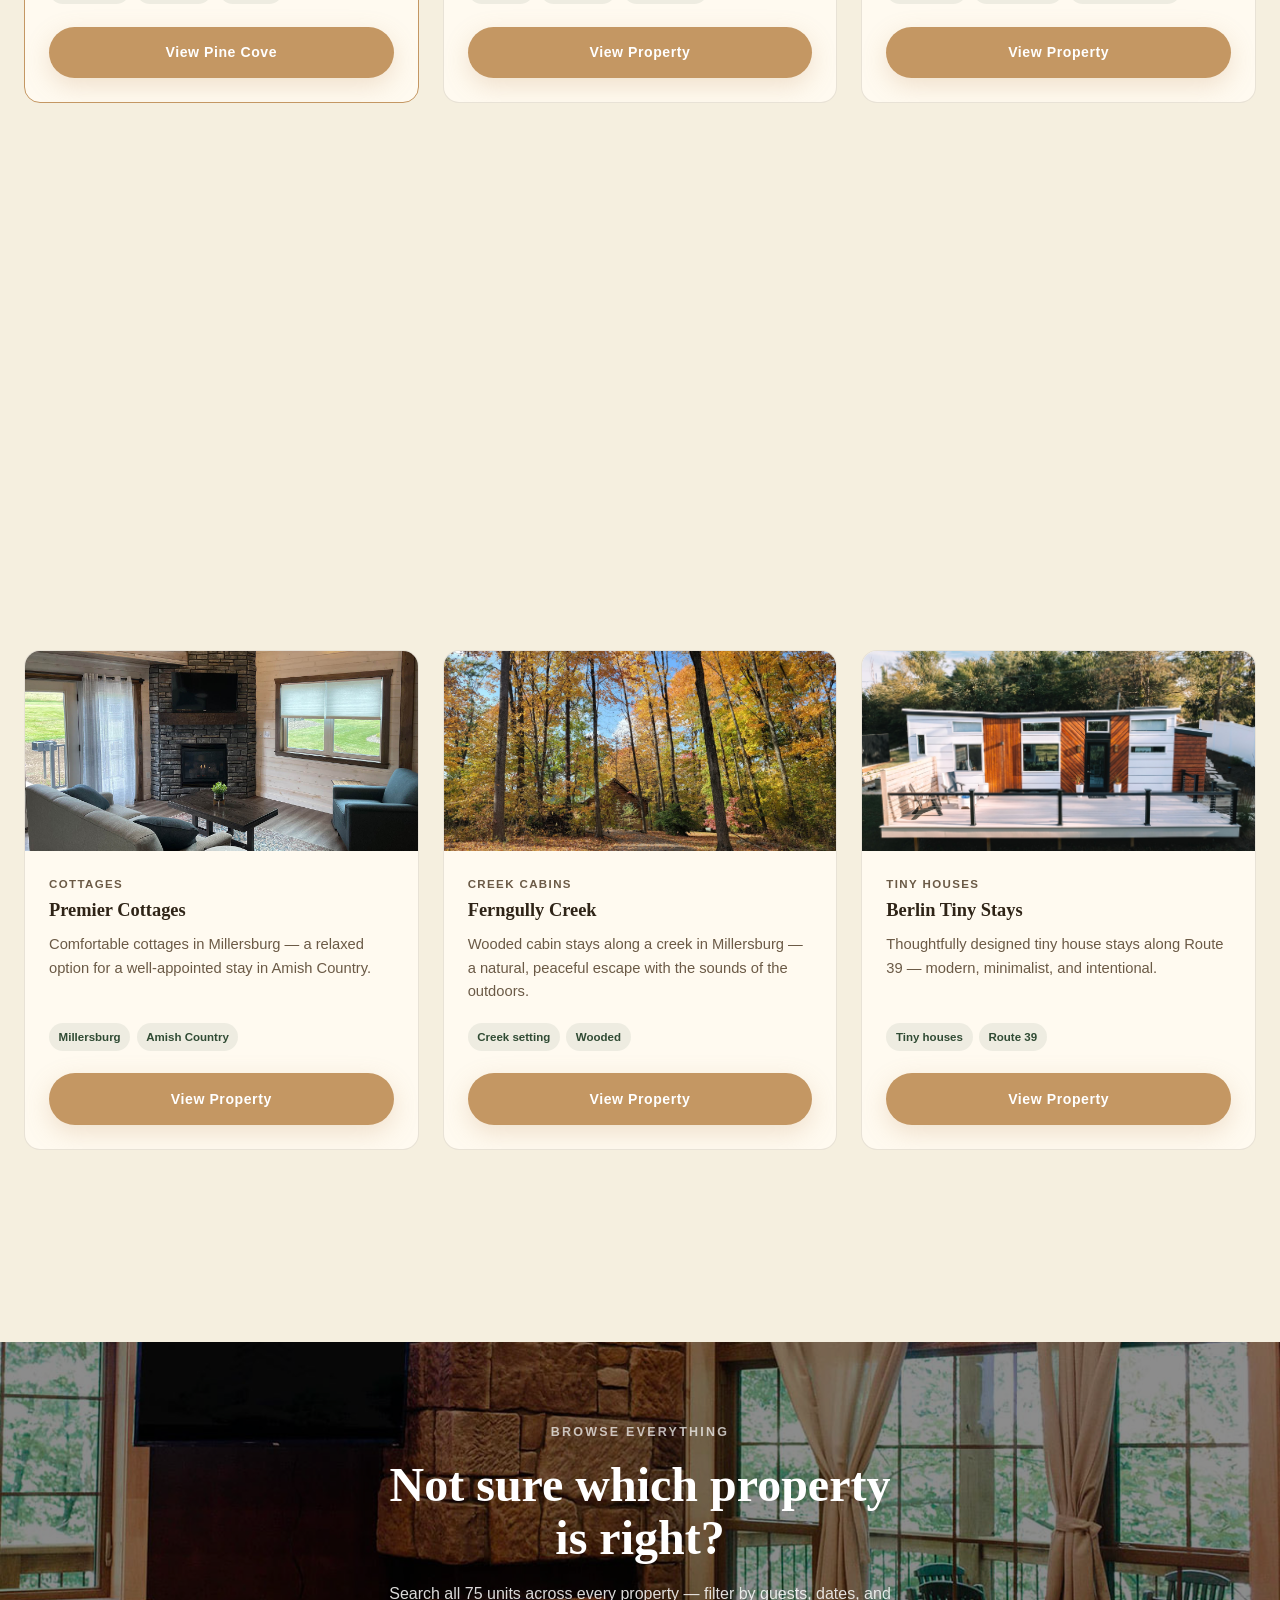
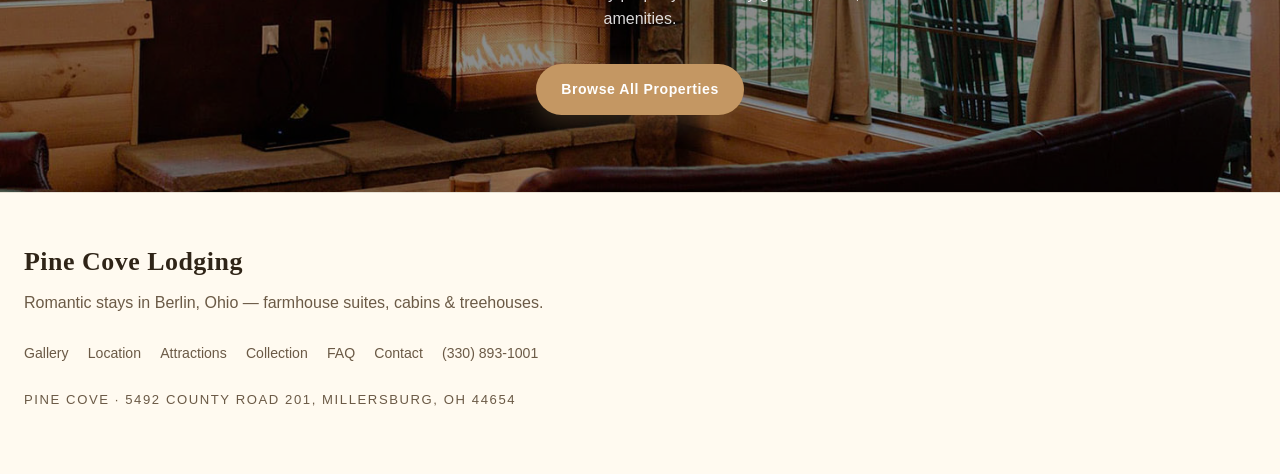
<file: collection.html>
<!DOCTYPE html>
<html lang="en">
<head>
  <meta charset="UTF-8">
  <meta name="viewport" content="width=device-width, initial-scale=1.0">
  <title>Amish Country Lodging Properties | Berlin, Ohio</title>
  <meta name="description" content="Pine Cove is one of nine unique Amish Country Lodging properties in Berlin, Ohio. Browse treehouses, cabins, cottages, and more — all in the heart of Amish Country.">
  <link rel="icon" type="image/svg+xml" href="assets/favicon.svg">
  <link rel="canonical" href="https://www.pinecovelodging.com/collection.html">
  <meta property="og:type" content="website">
  <meta property="og:url" content="https://www.pinecovelodging.com/collection.html">
  <meta property="og:title" content="Amish Country Lodging Properties | Berlin, Ohio">
  <meta property="og:description" content="Pine Cove is one of nine unique Amish Country Lodging properties. Browse the full collection of treehouses, cabins, and cottages in Berlin, Ohio.">
  <meta property="og:image" content="https://www.pinecovelodging.com/assets/images/Pine-Cove-Treehouse-Hot-Tub-1920x1200.jpeg">
  <meta name="twitter:card" content="summary_large_image">
  <meta name="twitter:title" content="Amish Country Lodging Properties | Berlin, Ohio">
  <meta name="twitter:description" content="Pine Cove is one of nine unique Amish Country Lodging properties. Browse the full collection of treehouses, cabins, and cottages in Berlin, Ohio.">
  <meta name="twitter:image" content="https://www.pinecovelodging.com/assets/images/Pine-Cove-Treehouse-Hot-Tub-1920x1200.jpeg">
  <meta property="og:image:alt" content="Pine Cove treehouse deck with outdoor hot tub">
  <link rel="preconnect" href="https://reserve.amishcountrylodging.com">
  <link rel="stylesheet" href="assets/site.css">
  <script type="application/ld+json">
  {
    "@context": "https://schema.org",
    "@type": "WebPage",
    "name": "Amish Country Lodging Properties",
    "url": "https://www.pinecovelodging.com/collection.html",
    "breadcrumb": {
      "@type": "BreadcrumbList",
      "itemListElement": [
        { "@type": "ListItem", "position": 1, "name": "Home", "item": "https://www.pinecovelodging.com/" },
        { "@type": "ListItem", "position": 2, "name": "The Collection", "item": "https://www.pinecovelodging.com/collection.html" }
      ]
    }
  }
  </script>
</head>
<body class="page-shell" data-page="collection.html">
  <div data-header></div>

  <main id="main">
    <section class="page-hero">
      <div class="page-hero-bg">
        <img src="assets/images/Pine-Cove-Treehouse-Hot-Tub-1920x1200.jpeg" alt="Pine Cove treehouse deck with hot tub" fetchpriority="high">
      </div>
      <div class="page-hero-content">
        <span class="eyebrow">The Collection</span>
        <h1>More ways to stay</h1>
        <p class="lead">Pine Cove is one of nine unique properties operated by Amish Country Lodging in Berlin, Ohio.</p>
      </div>
    </section>

    <section class="section">
      <div class="section-inner">

        <div class="section-intro section-intro--centered reveal">
          <span class="eyebrow">Amish Country Lodging</span>
          <h2>Nine properties. One corner of Ohio.</h2>
          <p class="lead">Each property has its own setting, style, and personality — all with the same commitment to a comfortable, memorable stay.</p>
        </div>

        <div class="collection-stats reveal">
          <div class="collection-stat">
            <span class="collection-stat__number">9</span>
            <span class="collection-stat__label">Properties</span>
          </div>
          <div class="collection-stat">
            <span class="collection-stat__number">75</span>
            <span class="collection-stat__label">Unique Units</span>
          </div>
          <div class="collection-stat">
            <span class="collection-stat__number">2&ndash;10</span>
            <span class="collection-stat__label">Guests Per Stay</span>
          </div>
        </div>

        <div class="property-grid">

          <article class="property-card is-current reveal">
            <img class="property-card__image" src="assets/images/Pine-Cove-Treehouse-Hot-Tub-1920x1200.jpeg" alt="Pine Cove treehouse deck">
            <div class="property-card__body">
              <div class="property-card__badge">&#9733; You are here</div>
              <div class="property-card__type">Farmhouse Suites &amp; Treehouses</div>
              <h3>Pine Cove</h3>
              <p>Romantic stays on 7 wooded acres — farmhouse suites, treehouses, and a private cabin designed for couples.</p>
              <div class="property-card__pills">
                <span class="property-card__pill">Jetted tubs</span>
                <span class="property-card__pill">Fireplaces</span>
                <span class="property-card__pill">Couples</span>
              </div>
              <a class="button" href="index.html">View Pine Cove</a>
            </div>
          </article>

          <article class="property-card reveal">
            <img class="property-card__image" src="assets/images/treehouse-slide.jpg" alt="Berlin Woods treehouse in the canopy" loading="lazy">
            <div class="property-card__body">
              <div class="property-card__type">Treehouses</div>
              <h3>Berlin Woods</h3>
              <p>Elevated treehouses 30–40 feet off the ground, tucked into the woods less than a mile from downtown Berlin.</p>
              <div class="property-card__pills">
                <span class="property-card__pill">Hot tubs</span>
                <span class="property-card__pill">Fireplaces</span>
                <span class="property-card__pill">Sleeps 2&ndash;10</span>
              </div>
              <a class="button" href="https://www.amishcountrylodging.com/berlin-woods-treehouses" target="_blank" rel="noreferrer">View Property</a>
            </div>
          </article>

          <article class="property-card reveal">
            <img class="property-card__image" src="assets/images/red-fern-exterior-slide.jpg" alt="Coblentz Country Cabins exterior" loading="lazy">
            <div class="property-card__body">
              <div class="property-card__type">Lodge &amp; Private Cabins</div>
              <h3>Coblentz Country Cabins</h3>
              <p>Lodge rooms and private cabins on a hillside overlooking a pond, less than a quarter mile from downtown.</p>
              <div class="property-card__pills">
                <span class="property-card__pill">Jetted tubs</span>
                <span class="property-card__pill">Full kitchens</span>
                <span class="property-card__pill">Groups welcome</span>
              </div>
              <a class="button" href="https://www.amishcountrylodging.com/coblentz-country-cabins" target="_blank" rel="noreferrer">View Property</a>
            </div>
          </article>

          <article class="property-card reveal">
            <img class="property-card__image" src="assets/images/barnwood-living-room-slide.jpg" alt="Blessings Lodge living room" loading="lazy">
            <div class="property-card__body">
              <div class="property-card__type">Private Lodge Suites</div>
              <h3>Blessings Lodge</h3>
              <p>Private suites with pond views, gas fireplaces, and full kitchens, less than a quarter mile from downtown Berlin.</p>
              <div class="property-card__pills">
                <span class="property-card__pill">Gas fireplaces</span>
                <span class="property-card__pill">Pond views</span>
                <span class="property-card__pill">Full kitchens</span>
              </div>
              <a class="button" href="https://www.amishcountrylodging.com/blessings-lodge" target="_blank" rel="noreferrer">View Property</a>
            </div>
          </article>

          <article class="property-card reveal">
            <img class="property-card__image" src="assets/images/village-dreams-queens-slide.jpg" alt="Berlin Cottages interior" loading="lazy">
            <div class="property-card__body">
              <div class="property-card__type">In-Town Cottages</div>
              <h3>Berlin Cottages</h3>
              <p>Two-bedroom cottages right on Main Street in downtown Berlin. Cedar saunas, jetted tubs, fireplaces, and pool tables.</p>
              <div class="property-card__pills">
                <span class="property-card__pill">Cedar sauna</span>
                <span class="property-card__pill">Downtown</span>
                <span class="property-card__pill">2 bed / 2 bath</span>
              </div>
              <a class="button" href="https://www.amishcountrylodging.com/berlin-cottages" target="_blank" rel="noreferrer">View Property</a>
            </div>
          </article>

          <article class="property-card reveal">
            <img class="property-card__image" src="assets/images/Cricket-Treehouse-B-Exterior-Web.jpg" alt="Cricket Hill Cabins treehouse exterior" loading="lazy">
            <div class="property-card__body">
              <div class="property-card__type">Secluded Cabins</div>
              <h3>Cricket Hill Cabins</h3>
              <p>The most secluded property in the collection — wooded, private, and designed for couples who want to fully disconnect.</p>
              <div class="property-card__pills">
                <span class="property-card__pill">Hot tubs</span>
                <span class="property-card__pill">Stone fireplaces</span>
                <span class="property-card__pill">Fire rings</span>
              </div>
              <a class="button" href="https://www.amishcountrylodging.com/cricket-hill-cabins" target="_blank" rel="noreferrer">View Property</a>
            </div>
          </article>

          <article class="property-card reveal">
            <img class="property-card__image" src="assets/images/premier-cottage-10-interior.jpg" alt="Premier Cottages interior" loading="lazy">
            <div class="property-card__body">
              <div class="property-card__type">Cottages</div>
              <h3>Premier Cottages</h3>
              <p>Comfortable cottages in Millersburg — a relaxed option for a well-appointed stay in Amish Country.</p>
              <div class="property-card__pills">
                <span class="property-card__pill">Millersburg</span>
                <span class="property-card__pill">Amish Country</span>
              </div>
              <a class="button" href="https://www.amishcountrylodging.com/premier-cottages" target="_blank" rel="noreferrer">View Property</a>
            </div>
          </article>

          <article class="property-card reveal">
            <img class="property-card__image" src="assets/images/Ferngully-Creek-Woods.jpeg" alt="Ferngully Creek wooded setting" loading="lazy">
            <div class="property-card__body">
              <div class="property-card__type">Creek Cabins</div>
              <h3>Ferngully Creek</h3>
              <p>Wooded cabin stays along a creek in Millersburg — a natural, peaceful escape with the sounds of the outdoors.</p>
              <div class="property-card__pills">
                <span class="property-card__pill">Creek setting</span>
                <span class="property-card__pill">Wooded</span>
              </div>
              <a class="button" href="https://www.amishcountrylodging.com/ferngully-creek" target="_blank" rel="noreferrer">View Property</a>
            </div>
          </article>

          <article class="property-card reveal">
            <img class="property-card__image" src="assets/images/66a5329607df3f51995e7bac_Photo-Jun-28-6-58-49-PM.jpg_1600.jpg" alt="Berlin Tiny Stays exterior" loading="lazy">
            <div class="property-card__body">
              <div class="property-card__type">Tiny Houses</div>
              <h3>Berlin Tiny Stays</h3>
              <p>Thoughtfully designed tiny house stays along Route 39 — modern, minimalist, and intentional.</p>
              <div class="property-card__pills">
                <span class="property-card__pill">Tiny houses</span>
                <span class="property-card__pill">Route 39</span>
              </div>
              <a class="button" href="https://www.amishcountrylodging.com/berlin-tiny-stays" target="_blank" rel="noreferrer">View Property</a>
            </div>
          </article>

        </div>

      </div>
    </section>

    <section class="cta-band">
      <div class="cta-band-bg">
        <img src="assets/images/Large-Treehouse-Banner-Interior.jpg" alt="Amish Country Lodging treehouse interior">
      </div>
      <div class="cta-band-content">
        <span class="eyebrow">Browse Everything</span>
        <h2>Not sure which property is right?</h2>
        <p>Search all 75 units across every property — filter by guests, dates, and amenities.</p>
        <a class="button" href="https://www.amishcountrylodging.com" target="_blank" rel="noreferrer">Browse All Properties</a>
      </div>
    </section>
  </main>

  <div data-footer></div>

  <script src="assets/data.js"></script>
  <script src="assets/site.js"></script>
</body>
</html>
</file>
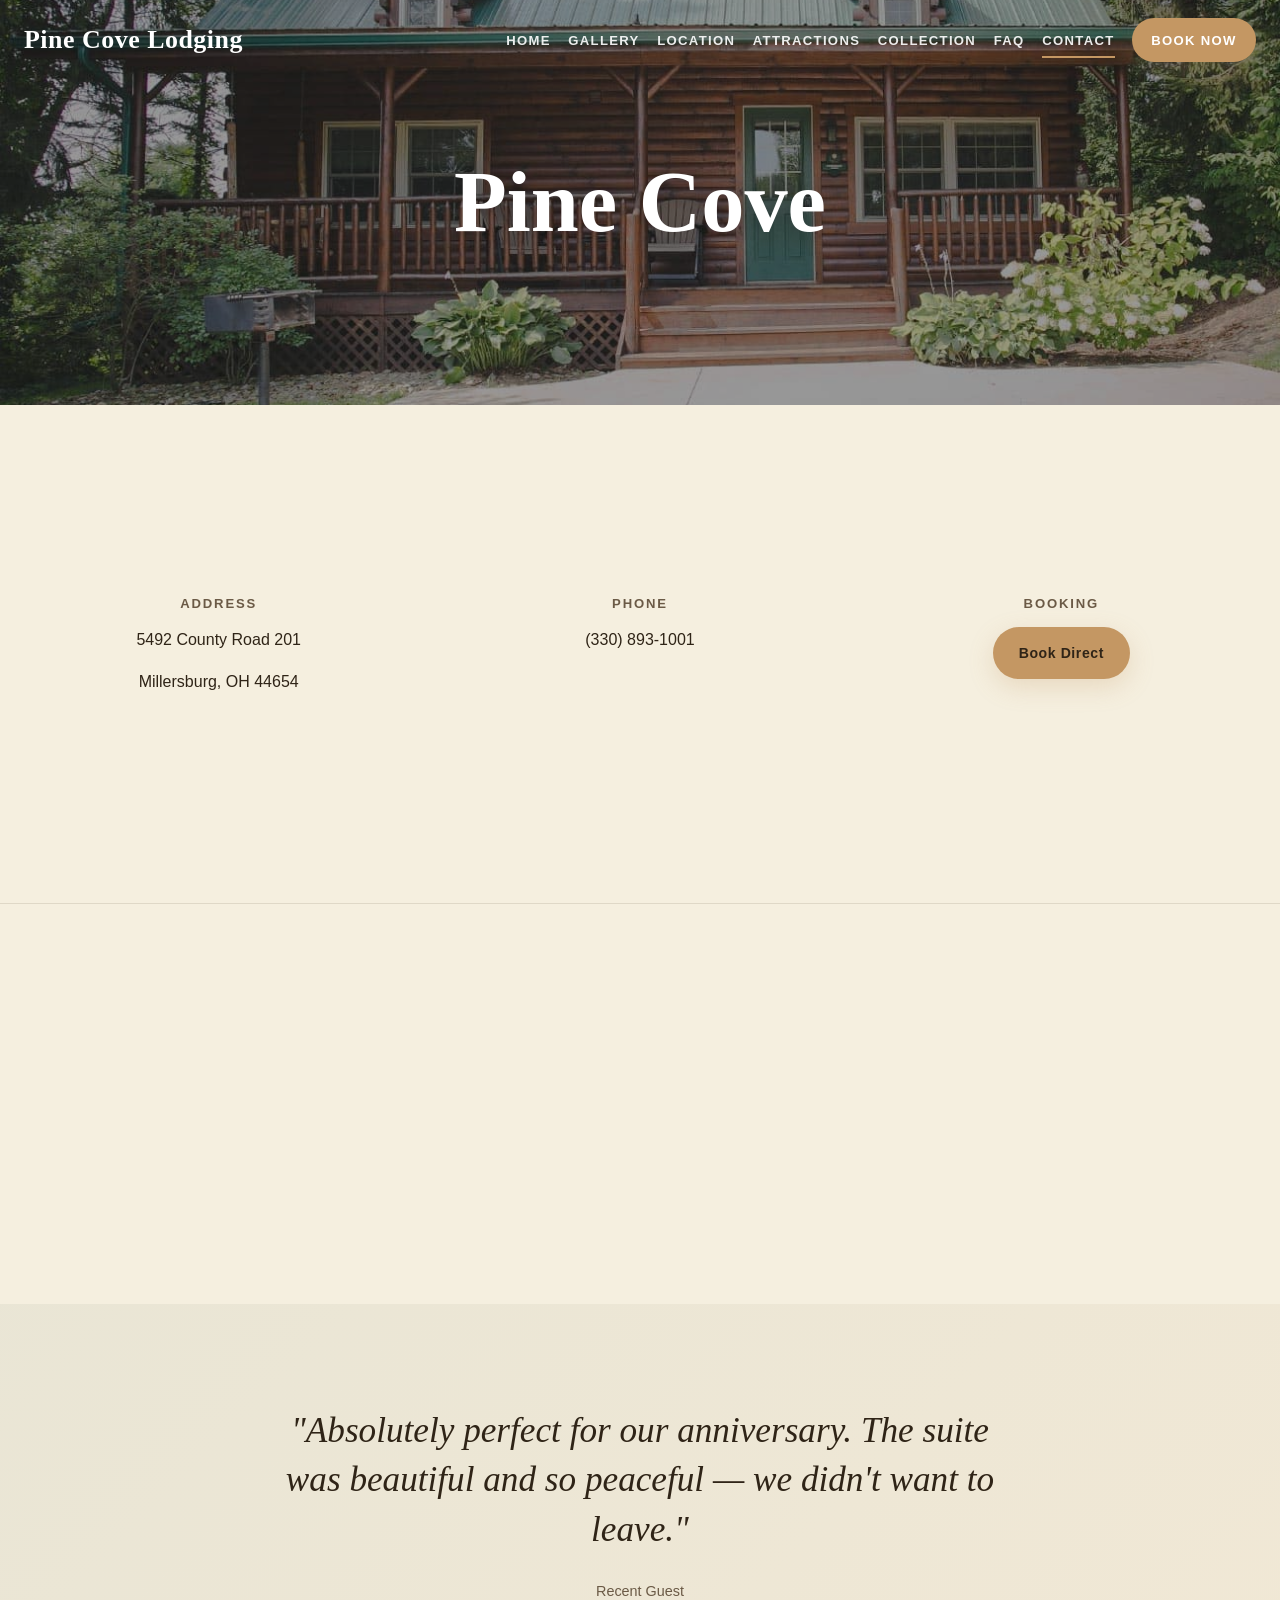
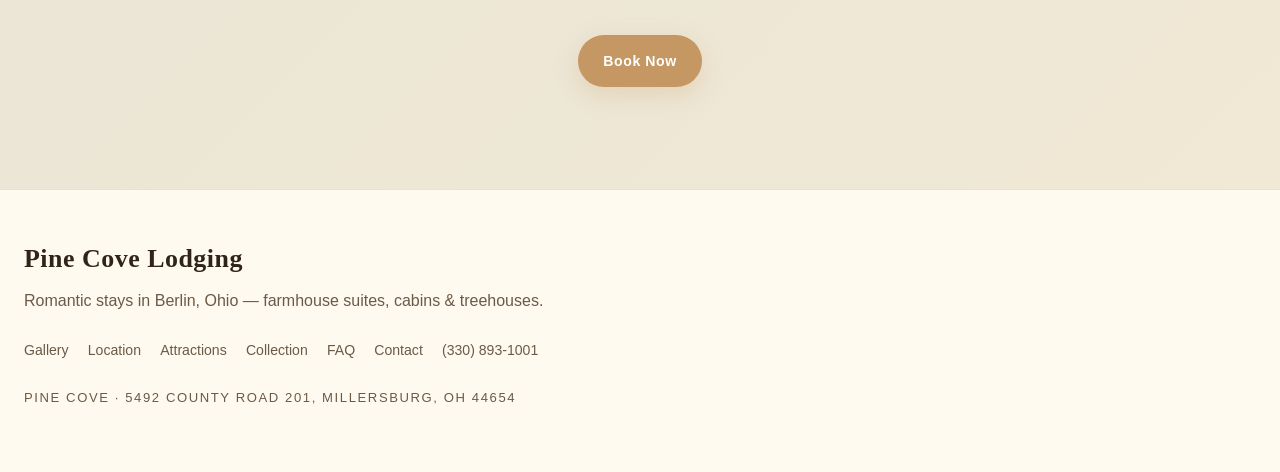
<file: contact.html>
<!DOCTYPE html>
<html lang="en">
<head>
  <meta charset="UTF-8">
  <meta name="viewport" content="width=device-width, initial-scale=1.0">
  <title>Contact Pine Cove | Book Direct</title>
  <meta name="description" content="Contact Pine Cove for booking questions, address details, and direct booking information. Call (330) 893-1001.">
  <link rel="icon" type="image/svg+xml" href="assets/favicon.svg">
  <link rel="canonical" href="https://www.pinecovelodging.com/contact.html">
  <meta property="og:type" content="website">
  <meta property="og:url" content="https://www.pinecovelodging.com/contact.html">
  <meta property="og:title" content="Contact Pine Cove | Book Direct">
  <meta property="og:description" content="Address, phone, and direct booking for Pine Cove in Millersburg, Ohio.">
  <meta property="og:image" content="https://www.pinecovelodging.com/assets/images/Pine-Cove-Treehouse-Hot-Tub-1920x1200.jpeg">
  <meta name="twitter:card" content="summary_large_image">
  <meta name="twitter:title" content="Contact Pine Cove | Book Direct">
  <meta name="twitter:description" content="Address, phone, and direct booking for Pine Cove in Millersburg, Ohio.">
  <meta name="twitter:image" content="https://www.pinecovelodging.com/assets/images/Pine-Cove-Treehouse-Hot-Tub-1920x1200.jpeg">
  <meta property="og:image:alt" content="The Evergreen private cabin at Pine Cove">
  <link rel="preconnect" href="https://reserve.amishcountrylodging.com">
  <link rel="preconnect" href="https://www.google.com">
  <link rel="stylesheet" href="assets/site.css">
  <script type="application/ld+json">
  {
    "@context": "https://schema.org",
    "@type": "LocalBusiness",
    "name": "Pine Cove",
    "url": "https://www.pinecovelodging.com",
    "telephone": "+1-330-893-1001",
    "image": "https://www.pinecovelodging.com/assets/images/Pine-Cove-Treehouse-Hot-Tub-1920x1200.jpeg",
    "address": {
      "@type": "PostalAddress",
      "streetAddress": "5492 County Road 201",
      "addressLocality": "Millersburg",
      "addressRegion": "OH",
      "postalCode": "44654",
      "addressCountry": "US"
    },
    "geo": {
      "@type": "GeoCoordinates",
      "latitude": 40.5620,
      "longitude": -81.8050
    },
    "breadcrumb": {
      "@type": "BreadcrumbList",
      "itemListElement": [
        { "@type": "ListItem", "position": 1, "name": "Home", "item": "https://www.pinecovelodging.com/" },
        { "@type": "ListItem", "position": 2, "name": "Contact", "item": "https://www.pinecovelodging.com/contact.html" }
      ]
    }
  }
  </script>
</head>
<body class="page-shell" data-page="contact.html">
  <div data-header></div>

  <main id="main">
    <section class="contact-hero">
      <div class="contact-hero-bg">
        <img src="assets/images/evergreen-cabin-exterior-overview.jpg" alt="The Evergreen cabin at Pine Cove" fetchpriority="high">
      </div>
      <div class="contact-hero-content">
        <h1>Pine Cove</h1>
      </div>
    </section>

    <section class="section">
      <div class="section-inner">
        <div class="contact-grid">
          <article class="contact-card">
            <h2>Address</h2>
            <p>5492 County Road 201</p>
            <p>Millersburg, OH 44654</p>
          </article>
          <article class="contact-card">
            <h2>Phone</h2>
            <p><a href="tel:13308931001">(330) 893-1001</a></p>
          </article>
          <article class="contact-card">
            <h2>Booking</h2>
            <a class="button" href="https://reserve.amishcountrylodging.com/all-listings?category=20977" target="_blank" rel="noreferrer">Book Direct</a>
          </article>
        </div>
      </div>
    </section>

    <section class="map-band">
      <iframe
        title="Pine Cove location map"
        loading="lazy"
        src="https://www.google.com/maps?q=5492%20County%20Road%20201%20Millersburg%20OH%2044654&output=embed"></iframe>
    </section>

    <section class="quote-band">
      <blockquote>"Absolutely perfect for our anniversary. The suite was beautiful and so peaceful — we didn't want to leave."</blockquote>
      <cite>Recent Guest</cite>
      <div><a class="button" href="https://reserve.amishcountrylodging.com/all-listings?category=20977" target="_blank" rel="noreferrer">Book Now</a></div>
    </section>
  </main>

  <div data-footer></div>

  <script src="assets/data.js"></script>
  <script src="assets/site.js"></script>
</body>
</html>
</file>
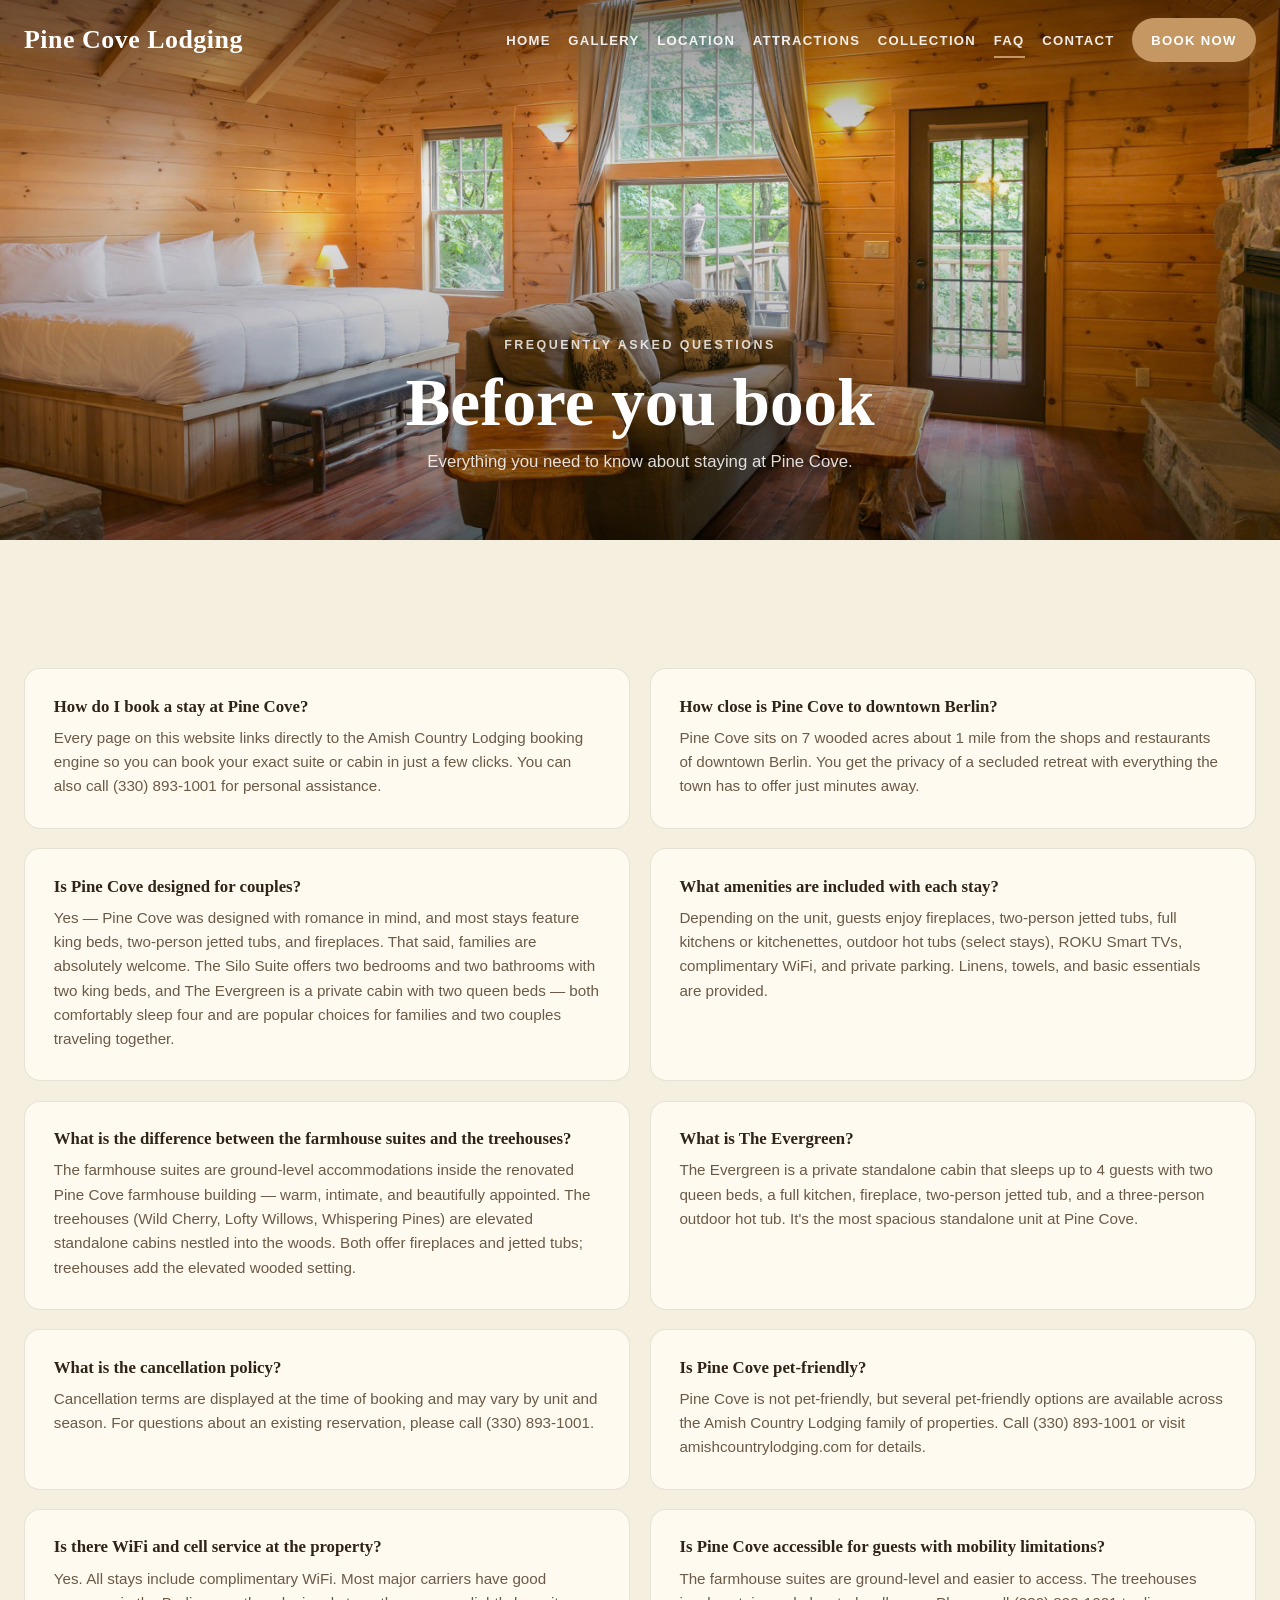
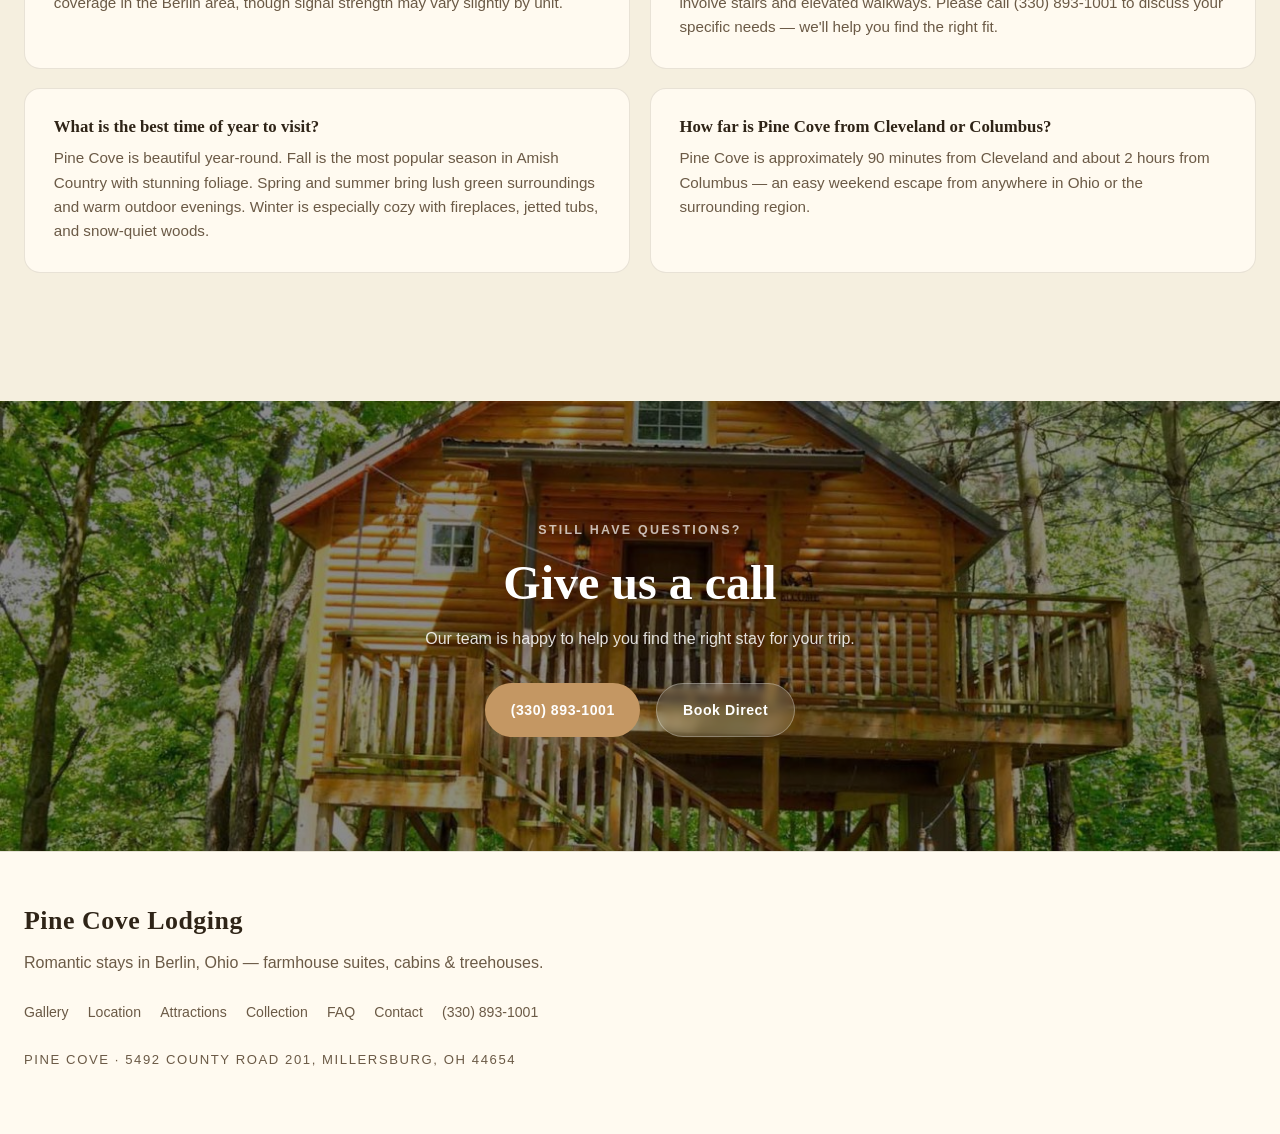
<file: faq.html>
<!DOCTYPE html>
<html lang="en">
<head>
  <meta charset="UTF-8">
  <meta name="viewport" content="width=device-width, initial-scale=1.0">
  <title>Pine Cove FAQ | Berlin, Ohio</title>
  <meta name="description" content="Common questions about Pine Cove — booking, amenities, the difference between suites and treehouses, pet policy, and more.">
  <link rel="icon" type="image/svg+xml" href="assets/favicon.svg">
  <link rel="canonical" href="https://www.pinecovelodging.com/faq.html">
  <meta property="og:type" content="website">
  <meta property="og:url" content="https://www.pinecovelodging.com/faq.html">
  <meta property="og:title" content="Pine Cove FAQ | Berlin, Ohio">
  <meta property="og:description" content="Answers to common questions about booking, amenities, and what to expect at Pine Cove in Berlin, Ohio.">
  <meta property="og:image" content="https://www.pinecovelodging.com/assets/images/Pine-Cove-Treehouse-Hot-Tub-1920x1200.jpeg">
  <meta name="twitter:card" content="summary_large_image">
  <meta name="twitter:title" content="Pine Cove FAQ | Berlin, Ohio">
  <meta name="twitter:description" content="Answers to common questions about booking, amenities, and what to expect at Pine Cove in Berlin, Ohio.">
  <meta name="twitter:image" content="https://www.pinecovelodging.com/assets/images/Pine-Cove-Treehouse-Hot-Tub-1920x1200.jpeg">
  <meta property="og:image:alt" content="Pine Cove suite interior with warm lighting and fireplace">
  <link rel="preconnect" href="https://reserve.amishcountrylodging.com">
  <link rel="stylesheet" href="assets/site.css">
  <script type="application/ld+json">
  {
    "@context": "https://schema.org",
    "@type": "FAQPage",
    "mainEntity": [
      {
        "@type": "Question",
        "name": "How do I book a stay at Pine Cove?",
        "acceptedAnswer": {
          "@type": "Answer",
          "text": "Every page on this website links directly to the Amish Country Lodging booking engine so you can book your exact suite or cabin in just a few clicks. You can also call (330) 893-1001 for personal assistance."
        }
      },
      {
        "@type": "Question",
        "name": "How close is Pine Cove to downtown Berlin?",
        "acceptedAnswer": {
          "@type": "Answer",
          "text": "Pine Cove sits on 7 wooded acres about 1 mile from the shops and restaurants of downtown Berlin. You get the privacy of a secluded retreat with everything the town has to offer just minutes away."
        }
      },
      {
        "@type": "Question",
        "name": "Is Pine Cove designed for couples?",
        "acceptedAnswer": {
          "@type": "Answer",
          "text": "Yes — Pine Cove was designed with romance in mind, and most stays feature king beds, two-person jetted tubs, and fireplaces. That said, families are absolutely welcome. The Silo Suite offers two bedrooms and two bathrooms with two king beds, and The Evergreen is a private cabin with two queen beds — both comfortably sleep four and are popular choices for families and two couples traveling together."
        }
      },
      {
        "@type": "Question",
        "name": "What amenities are included with each stay?",
        "acceptedAnswer": {
          "@type": "Answer",
          "text": "Depending on the unit, guests enjoy fireplaces, two-person jetted tubs, full kitchens or kitchenettes, outdoor hot tubs (select stays), ROKU Smart TVs, complimentary WiFi, and private parking. Linens, towels, and basic essentials are provided."
        }
      },
      {
        "@type": "Question",
        "name": "What is the difference between the farmhouse suites and the treehouses?",
        "acceptedAnswer": {
          "@type": "Answer",
          "text": "The farmhouse suites are ground-level accommodations inside the renovated Pine Cove farmhouse building — warm, intimate, and beautifully appointed. The treehouses (Wild Cherry, Lofty Willows, Whispering Pines) are elevated standalone cabins nestled into the woods. Both offer fireplaces and jetted tubs; treehouses add the elevated wooded setting."
        }
      },
      {
        "@type": "Question",
        "name": "What is The Evergreen?",
        "acceptedAnswer": {
          "@type": "Answer",
          "text": "The Evergreen is a private standalone cabin that sleeps up to 4 guests with two queen beds, a full kitchen, fireplace, two-person jetted tub, and a three-person outdoor hot tub. It's the most spacious standalone unit at Pine Cove."
        }
      },
      {
        "@type": "Question",
        "name": "What is the cancellation policy?",
        "acceptedAnswer": {
          "@type": "Answer",
          "text": "Cancellation terms are displayed at the time of booking and may vary by unit and season. For questions about an existing reservation, please call (330) 893-1001."
        }
      },
      {
        "@type": "Question",
        "name": "Is Pine Cove pet-friendly?",
        "acceptedAnswer": {
          "@type": "Answer",
          "text": "Pine Cove is not pet-friendly, but several pet-friendly options are available across the Amish Country Lodging family of properties. Call (330) 893-1001 or visit amishcountrylodging.com for details."
        }
      },
      {
        "@type": "Question",
        "name": "Is there WiFi and cell service at the property?",
        "acceptedAnswer": {
          "@type": "Answer",
          "text": "Yes. All stays include complimentary WiFi. Most major carriers have good coverage in the Berlin area, though signal strength may vary slightly by unit."
        }
      },
      {
        "@type": "Question",
        "name": "Is Pine Cove accessible for guests with mobility limitations?",
        "acceptedAnswer": {
          "@type": "Answer",
          "text": "The farmhouse suites are ground-level and easier to access. The treehouses involve stairs and elevated walkways. Please call (330) 893-1001 to discuss your specific needs — we'll help you find the right fit."
        }
      },
      {
        "@type": "Question",
        "name": "What is the best time of year to visit?",
        "acceptedAnswer": {
          "@type": "Answer",
          "text": "Pine Cove is beautiful year-round. Fall is the most popular season in Amish Country with stunning foliage. Spring and summer bring lush green surroundings and warm outdoor evenings. Winter is especially cozy with fireplaces, jetted tubs, and snow-quiet woods."
        }
      },
      {
        "@type": "Question",
        "name": "How far is Pine Cove from Cleveland or Columbus?",
        "acceptedAnswer": {
          "@type": "Answer",
          "text": "Pine Cove is approximately 90 minutes from Cleveland and about 2 hours from Columbus — an easy weekend escape from anywhere in Ohio or the surrounding region."
        }
      }
    ]
  }
  </script>
</head>
<body class="page-shell" data-page="faq.html">
  <div data-header></div>

  <main id="main">
    <section class="page-hero">
      <div class="page-hero-bg">
        <img src="assets/images/wild-cherry-interior-slide.jpg" alt="Pine Cove suite interior with warm lighting and fireplace" fetchpriority="high">
      </div>
      <div class="page-hero-content">
        <span class="eyebrow">Frequently Asked Questions</span>
        <h1>Before you book</h1>
        <p class="lead">Everything you need to know about staying at Pine Cove.</p>
      </div>
    </section>

    <section class="section">
      <div class="section-inner">
        <div id="faq-list" class="faq-grid"></div>
      </div>
    </section>

    <section class="cta-band">
      <div class="cta-band-bg">
        <img src="assets/images/Exterior-1296x916.jpg" alt="Wild Cherry Treehouse exterior at Pine Cove">
      </div>
      <div class="cta-band-content">
        <span class="eyebrow">Still have questions?</span>
        <h2>Give us a call</h2>
        <p>Our team is happy to help you find the right stay for your trip.</p>
        <div class="cta-buttons">
          <a class="button" href="tel:13308931001">(330) 893-1001</a>
          <a class="button-secondary" href="https://reserve.amishcountrylodging.com/all-listings?category=20977" target="_blank" rel="noreferrer">Book Direct</a>
        </div>
      </div>
    </section>
  </main>

  <div data-footer></div>

  <script src="assets/data.js"></script>
  <script src="assets/site.js"></script>
</body>
</html>
</file>
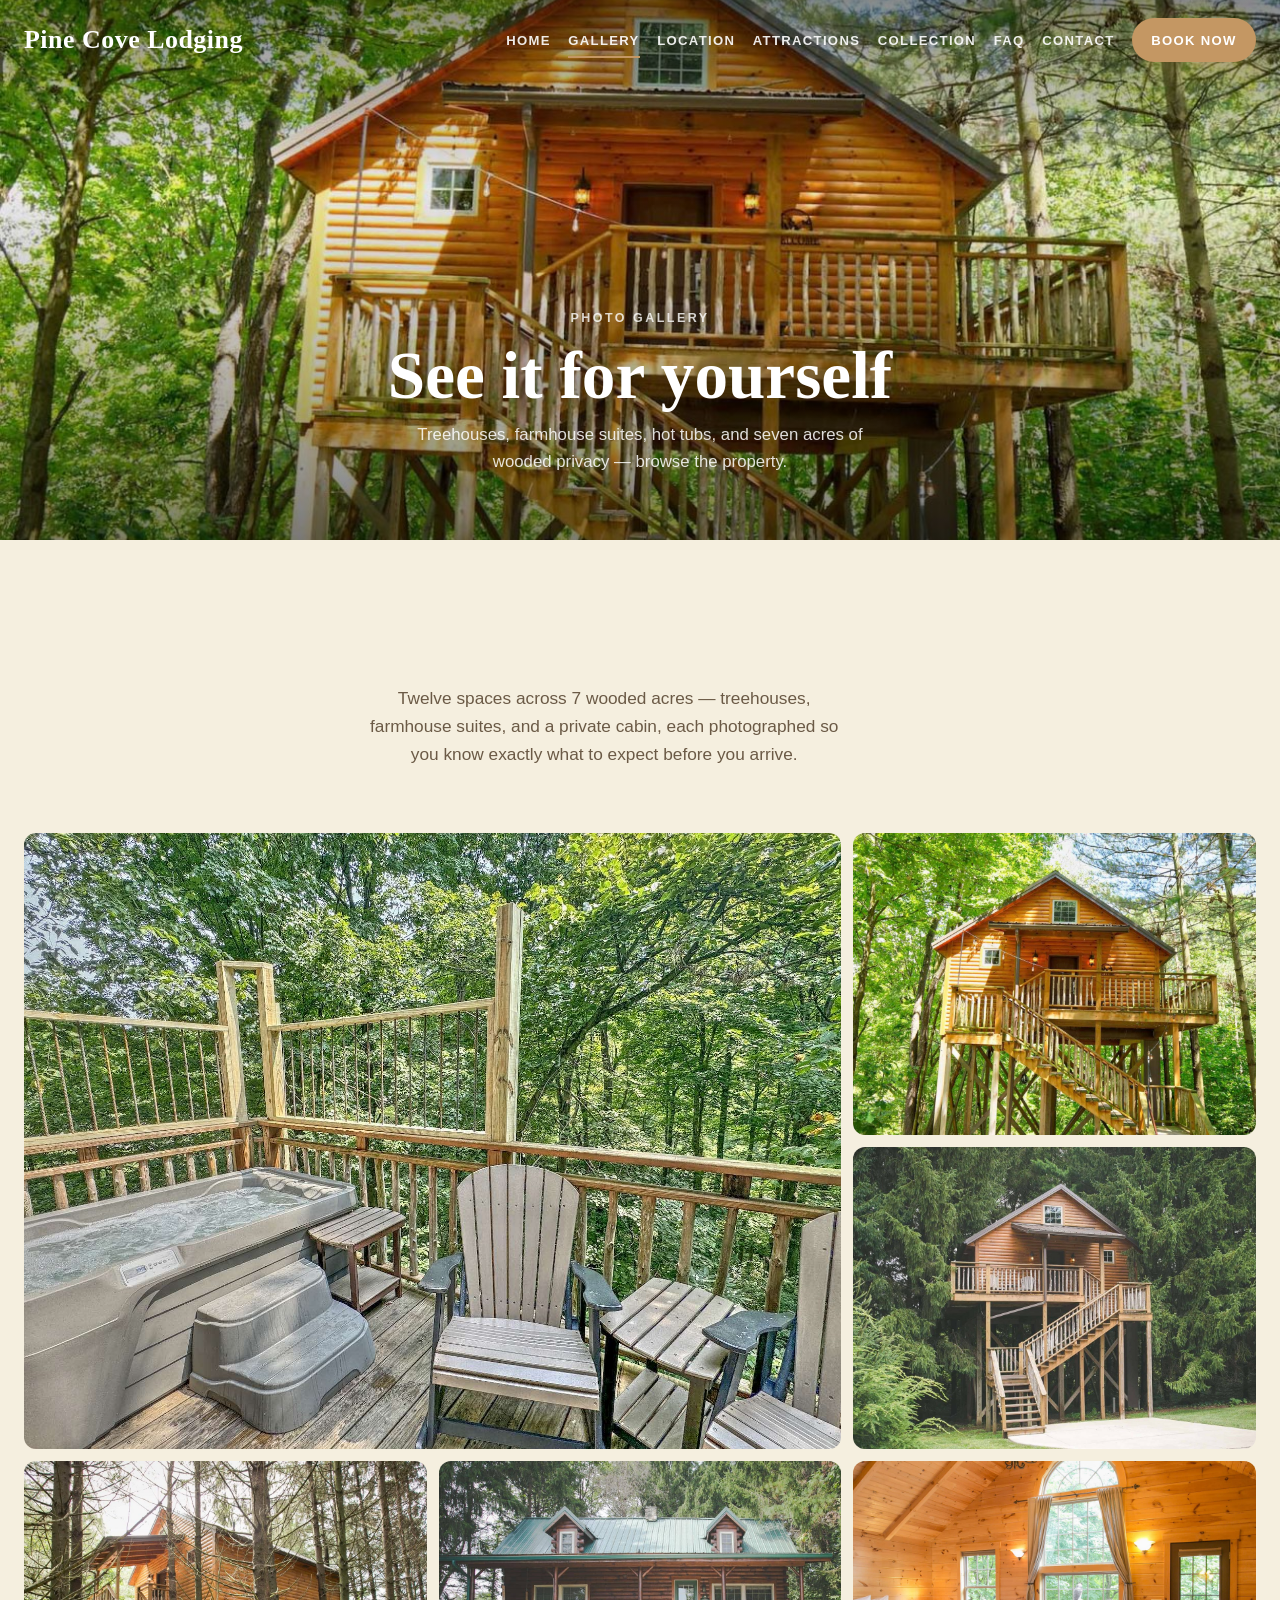
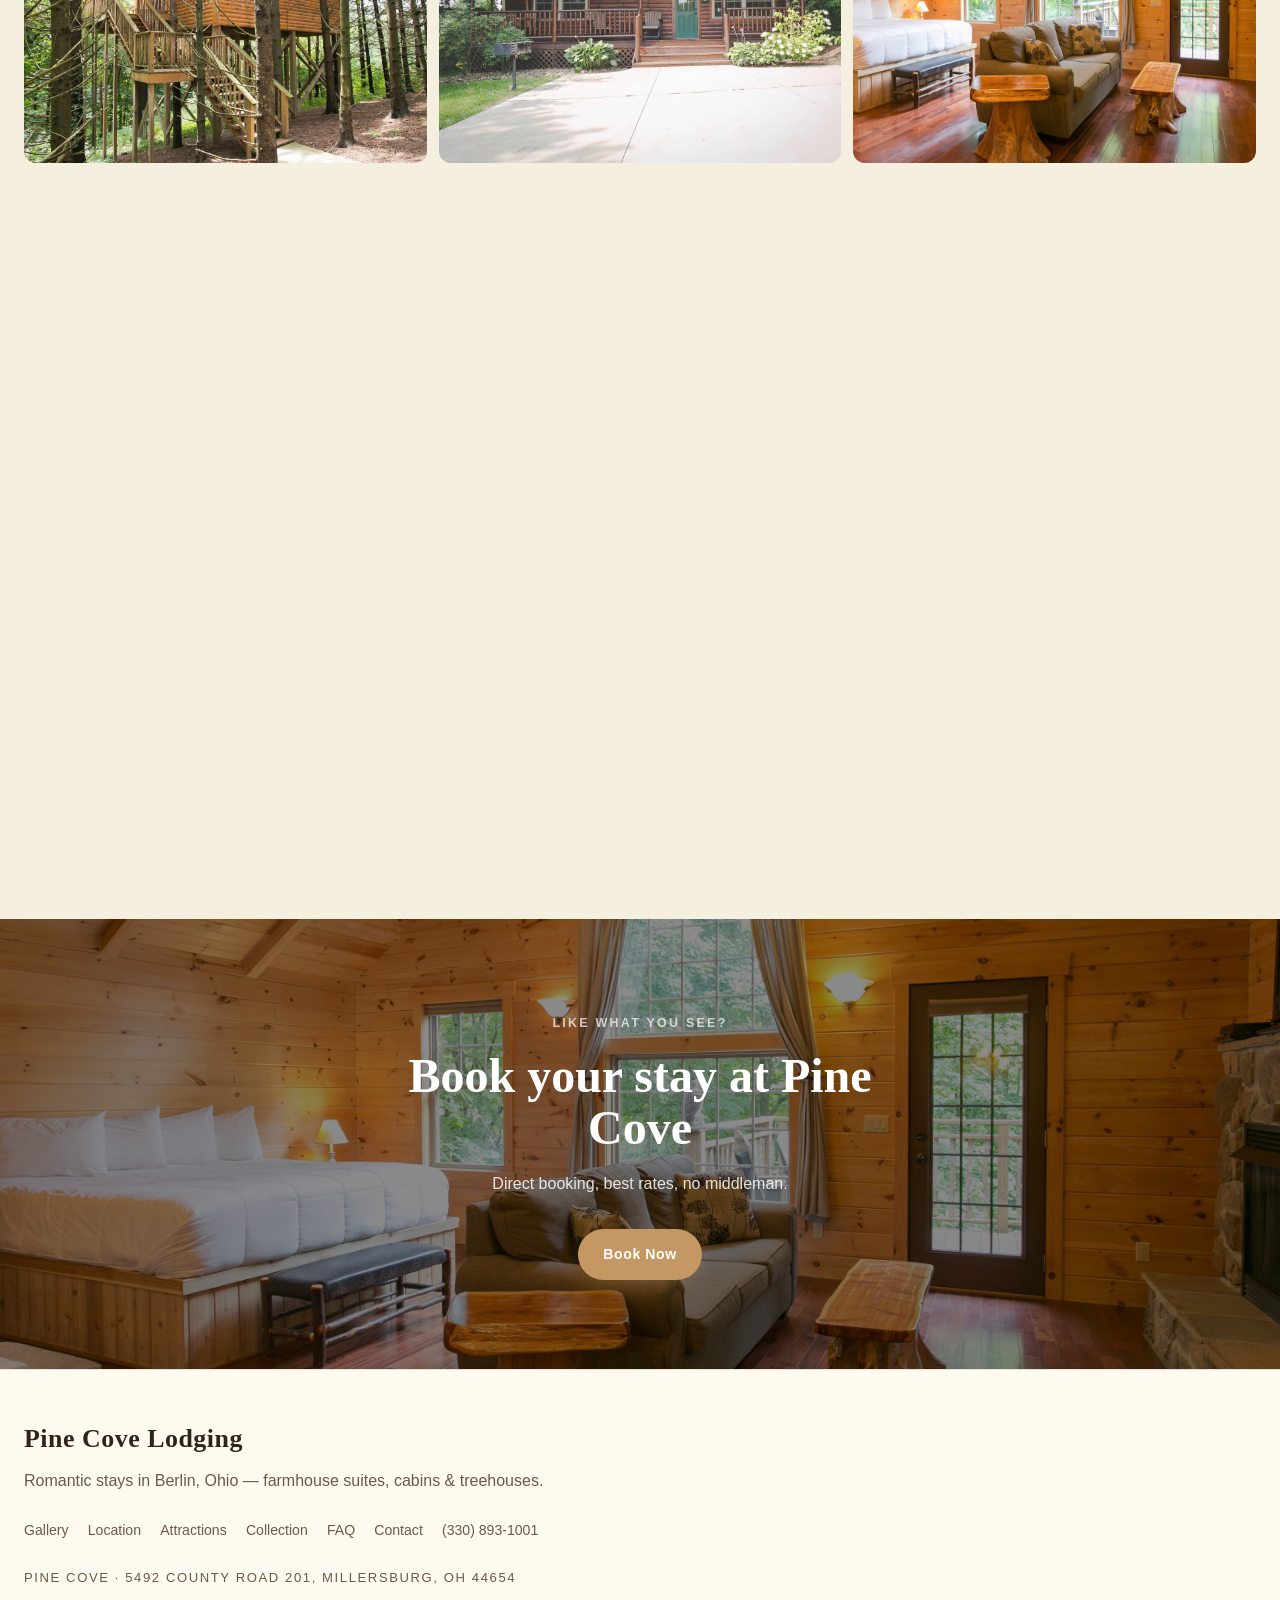
<file: gallery.html>
<!DOCTYPE html>
<html lang="en">
<head>
  <meta charset="UTF-8">
  <meta name="viewport" content="width=device-width, initial-scale=1.0">
  <title>Pine Cove Gallery | Berlin, Ohio</title>
  <meta name="description" content="Browse photos of Pine Cove's farmhouse suites, treehouses, private cabin, jetted tubs, and 7 wooded acres in Berlin, Ohio.">
  <link rel="icon" type="image/svg+xml" href="assets/favicon.svg">
  <link rel="canonical" href="https://www.pinecovelodging.com/gallery.html">
  <meta property="og:type" content="website">
  <meta property="og:url" content="https://www.pinecovelodging.com/gallery.html">
  <meta property="og:title" content="Pine Cove Gallery | Berlin, Ohio">
  <meta property="og:description" content="Photos of Pine Cove's farmhouse suites, treehouses, private cabin, and wooded setting in Berlin, Ohio.">
  <meta property="og:image" content="https://www.pinecovelodging.com/assets/images/Pine-Cove-Treehouse-Hot-Tub-1920x1200.jpeg">
  <meta name="twitter:card" content="summary_large_image">
  <meta name="twitter:title" content="Pine Cove Gallery | Berlin, Ohio">
  <meta name="twitter:description" content="Photos of Pine Cove's farmhouse suites, treehouses, private cabin, and wooded setting in Berlin, Ohio.">
  <meta name="twitter:image" content="https://www.pinecovelodging.com/assets/images/Pine-Cove-Treehouse-Hot-Tub-1920x1200.jpeg">
  <meta property="og:image:alt" content="Wild Cherry Treehouse exterior at Pine Cove">
  <link rel="preconnect" href="https://reserve.amishcountrylodging.com">
  <link rel="stylesheet" href="assets/site.css">
  <script type="application/ld+json">
  {
    "@context": "https://schema.org",
    "@type": "ImageGallery",
    "name": "Pine Cove Photo Gallery",
    "description": "Photos of Pine Cove's farmhouse suites, treehouses, private cabin, and 7 wooded acres in Berlin, Ohio.",
    "url": "https://www.pinecovelodging.com/gallery.html",
    "breadcrumb": {
      "@type": "BreadcrumbList",
      "itemListElement": [
        { "@type": "ListItem", "position": 1, "name": "Home", "item": "https://www.pinecovelodging.com/" },
        { "@type": "ListItem", "position": 2, "name": "Gallery", "item": "https://www.pinecovelodging.com/gallery.html" }
      ]
    }
  }
  </script>
</head>
<body class="page-shell" data-page="gallery.html">
  <div data-header></div>

  <main id="main">
    <section class="page-hero">
      <div class="page-hero-bg">
        <img src="assets/images/Exterior-1296x916.jpg" alt="Wild Cherry Treehouse exterior at Pine Cove" fetchpriority="high">
      </div>
      <div class="page-hero-content">
        <span class="eyebrow">Photo Gallery</span>
        <h1>See it for yourself</h1>
        <p class="lead">Treehouses, farmhouse suites, hot tubs, and seven acres of wooded privacy — browse the property.</p>
      </div>
    </section>

    <section class="section">
      <div class="section-inner">
        <div class="section-intro section-intro--centered reveal">
          <p class="lead">Twelve spaces across 7 wooded acres — treehouses, farmhouse suites, and a private cabin, each photographed so you know exactly what to expect before you arrive.</p>
        </div>
        <div id="gallery-list" class="gallery-grid"></div>
      </div>
    </section>

    <section class="cta-band">
      <div class="cta-band-bg">
        <img src="assets/images/wild-cherry-interior-slide.jpg" alt="Pine Cove suite interior with warm fireplace lighting">
      </div>
      <div class="cta-band-content">
        <span class="eyebrow">Like what you see?</span>
        <h2>Book your stay at Pine Cove</h2>
        <p>Direct booking, best rates, no middleman.</p>
        <a class="button" href="https://reserve.amishcountrylodging.com/all-listings?category=20977" target="_blank" rel="noreferrer">Book Now</a>
      </div>
    </section>
  </main>

  <div data-footer></div>

  <script src="assets/data.js"></script>
  <script src="assets/site.js"></script>
</body>
</html>
</file>
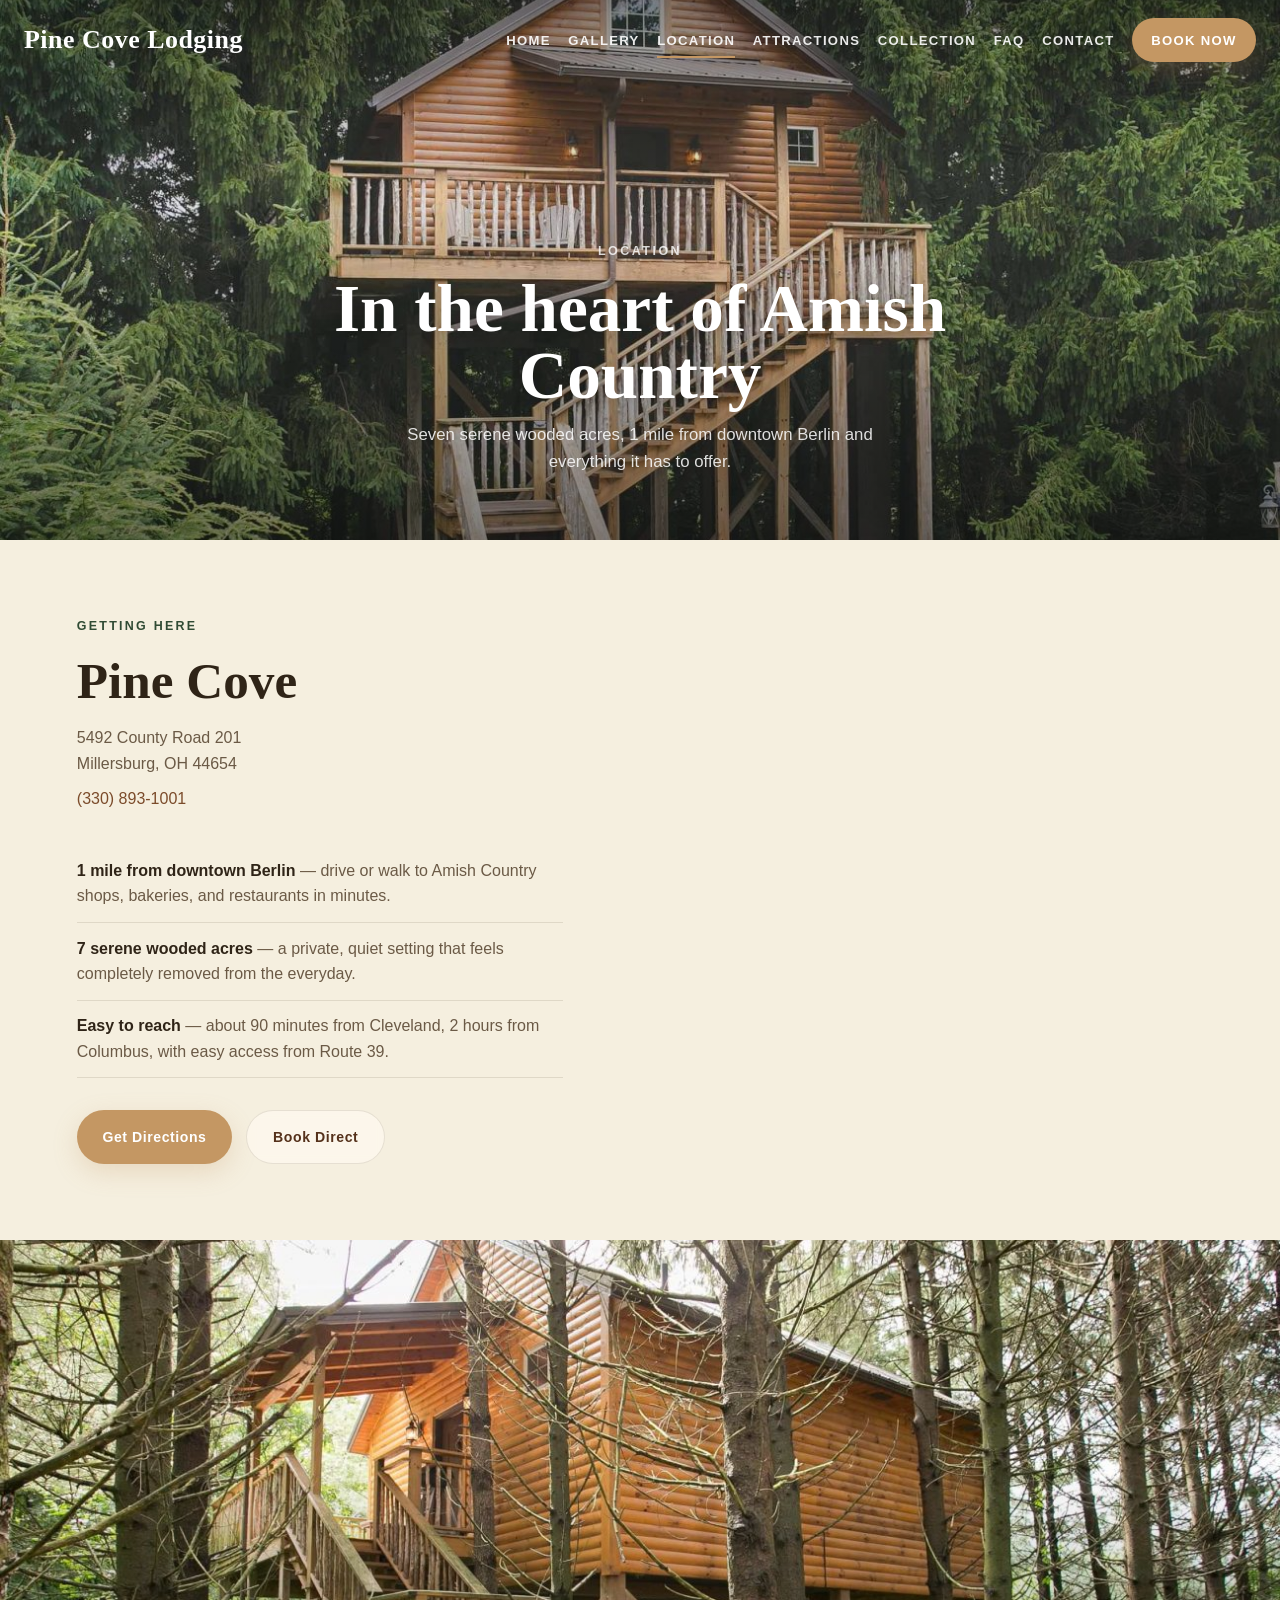
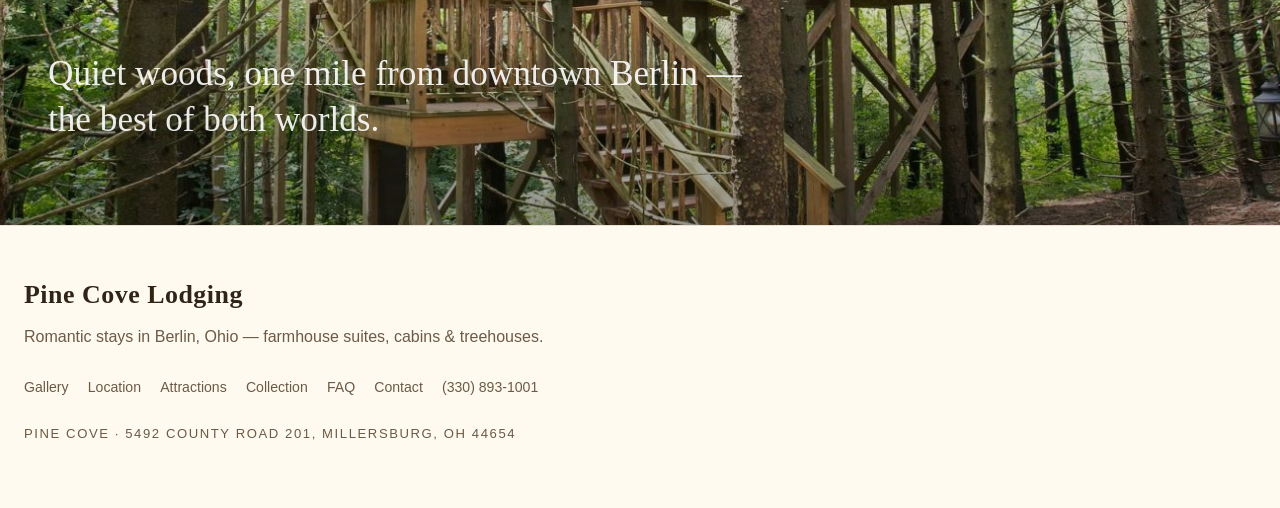
<file: location.html>
<!DOCTYPE html>
<html lang="en">
<head>
  <meta charset="UTF-8">
  <meta name="viewport" content="width=device-width, initial-scale=1.0">
  <title>Pine Cove Location | Berlin, Ohio (Amish Country)</title>
  <meta name="description" content="Find Pine Cove at 5492 County Road 201 — 1 mile from downtown Berlin, Ohio, and 90 minutes from Cleveland. Directions, map, and contact info.">
  <link rel="icon" type="image/svg+xml" href="assets/favicon.svg">
  <link rel="canonical" href="https://www.pinecovelodging.com/location.html">
  <meta property="og:type" content="website">
  <meta property="og:url" content="https://www.pinecovelodging.com/location.html">
  <meta property="og:title" content="Pine Cove Location | Berlin, Ohio (Amish Country)">
  <meta property="og:description" content="Pine Cove sits on 7 wooded acres just 1 mile from downtown Berlin, Ohio — a quiet romantic escape in the heart of Amish Country.">
  <meta property="og:image" content="https://www.pinecovelodging.com/assets/images/lofty-willows-exterior-slide-1296x916.jpg">
  <meta property="og:image:alt" content="Lofty Willows Treehouse at Pine Cove surrounded by trees">
  <meta name="twitter:card" content="summary_large_image">
  <meta name="twitter:title" content="Pine Cove Location | Berlin, Ohio (Amish Country)">
  <meta name="twitter:description" content="Pine Cove sits on 7 wooded acres just 1 mile from downtown Berlin, Ohio — a quiet romantic escape in the heart of Amish Country.">
  <meta name="twitter:image" content="https://www.pinecovelodging.com/assets/images/lofty-willows-exterior-slide-1296x916.jpg">
  <link rel="preconnect" href="https://reserve.amishcountrylodging.com">
  <link rel="preconnect" href="https://www.google.com">
  <link rel="stylesheet" href="assets/site.css">
  <script type="application/ld+json">
  {
    "@context": "https://schema.org",
    "@type": "LodgingBusiness",
    "name": "Pine Cove",
    "url": "https://www.pinecovelodging.com",
    "telephone": "+1-330-893-1001",
    "image": "https://www.pinecovelodging.com/assets/images/Pine-Cove-Treehouse-Hot-Tub-1920x1200.jpeg",
    "address": {
      "@type": "PostalAddress",
      "streetAddress": "5492 County Road 201",
      "addressLocality": "Millersburg",
      "addressRegion": "OH",
      "postalCode": "44654",
      "addressCountry": "US"
    },
    "geo": {
      "@type": "GeoCoordinates",
      "latitude": 40.5620,
      "longitude": -81.8050
    },
    "breadcrumb": {
      "@type": "BreadcrumbList",
      "itemListElement": [
        { "@type": "ListItem", "position": 1, "name": "Home", "item": "https://www.pinecovelodging.com/" },
        { "@type": "ListItem", "position": 2, "name": "Location", "item": "https://www.pinecovelodging.com/location.html" }
      ]
    }
  }
  </script>
</head>
<body class="page-shell" data-page="location.html">
  <div data-header></div>

  <main id="main">
    <section class="page-hero">
      <div class="page-hero-bg">
        <img src="assets/images/lofty-willows-exterior-slide-1296x916.jpg" alt="Lofty Willows Treehouse at Pine Cove surrounded by trees" fetchpriority="high">
      </div>
      <div class="page-hero-content">
        <span class="eyebrow">Location</span>
        <h1>In the heart of Amish Country</h1>
        <p class="lead">Seven serene wooded acres, 1 mile from downtown Berlin and everything it has to offer.</p>
      </div>
    </section>

    <section class="location-split">
      <div class="location-text">
        <span class="eyebrow">Getting Here</span>
        <h2>Pine Cove</h2>
        <p>5492 County Road 201<br>Millersburg, OH 44654</p>
        <p><a href="tel:13308931001" style="color:var(--accent)">(330) 893-1001</a></p>
        <ul class="location-details">
          <li><strong>1 mile from downtown Berlin</strong> — drive or walk to Amish Country shops, bakeries, and restaurants in minutes.</li>
          <li><strong>7 serene wooded acres</strong> — a private, quiet setting that feels completely removed from the everyday.</li>
          <li><strong>Easy to reach</strong> — about 90 minutes from Cleveland, 2 hours from Columbus, with easy access from Route 39.</li>
        </ul>
        <div class="cta-row">
          <a class="button" href="https://www.google.com/maps/search/?api=1&query=5492+County+Road+201+Millersburg+OH+44654" target="_blank" rel="noreferrer">Get Directions</a>
          <a class="button-secondary" style="color:var(--accent-dark);border-color:var(--line);background:rgba(255,250,240,0.7)" href="https://reserve.amishcountrylodging.com/all-listings?category=20977" target="_blank" rel="noreferrer">Book Direct</a>
        </div>
      </div>
      <div class="location-map">
        <iframe
          title="Map to Pine Cove"
          loading="lazy"
          src="https://www.google.com/maps?q=5492+County+Road+201+Millersburg+OH+44654&output=embed"></iframe>
      </div>
    </section>

    <section class="image-band">
      <img src="assets/images/whispering-pines-exterior-slide-1296x916.jpg" alt="Whispering Pines Treehouse nestled among the pines at Pine Cove">
      <div class="image-band-overlay">
        <p>Quiet woods, one mile from downtown Berlin — the best of both worlds.</p>
      </div>
    </section>
  </main>

  <div data-footer></div>

  <script src="assets/data.js"></script>
  <script src="assets/site.js"></script>
</body>
</html>
</file>
<file: assets/site.css>
:root {
  --bg: #f5efdf;
  --surface: #fffaf0;
  --surface-strong: #f0e5cb;
  --ink: #2f2417;
  --muted: #6b5a46;
  --line: rgba(71, 50, 28, 0.12);
  --accent: #7b4b2a;
  --accent-dark: #55311b;
  --accent-soft: #c49763;
  --pine: #304b34;
  --pine-soft: #dce7d8;
  --shadow: 0 18px 50px rgba(39, 27, 15, 0.12);
  --radius-lg: 16px;
  --radius-md: 12px;
  --radius-sm: 8px;
  --max-width: 1280px;
  --font-display: Georgia, "Times New Roman", serif;
  --font-body: "Segoe UI", Tahoma, Geneva, Verdana, sans-serif;
}

* { box-sizing: border-box; }
html { scroll-behavior: smooth; }

body {
  margin: 0;
  font-family: var(--font-body);
  color: var(--ink);
  background: var(--bg);
  line-height: 1.6;
}

img { max-width: 100%; display: block; }
a { color: inherit; text-decoration: none; }

:focus-visible {
  outline: 2px solid var(--accent);
  outline-offset: 3px;
}

.skip-link {
  position: absolute;
  left: 1rem;
  top: -4rem;
  z-index: 100;
  padding: 0.75rem 1rem;
  background: var(--ink);
  color: #fff;
  border-radius: 999px;
  font-weight: 700;
}
.skip-link:focus { top: 1rem; }

.page-shell { min-height: 100vh; }

/* ─── HEADER ─── */
.site-header {
  position: fixed;
  top: 0;
  left: 0;
  right: 0;
  z-index: 50;
  transition: background 350ms ease, backdrop-filter 350ms ease, border-color 350ms ease;
  background: transparent;
  border-bottom: 1px solid transparent;
}

.site-header.is-scrolled {
  background: rgba(245, 239, 223, 0.92);
  backdrop-filter: blur(16px);
  border-bottom-color: var(--line);
}

.site-header.is-scrolled .brand-mark,
.site-header.is-scrolled .nav-links a:not(.button) {
  color: var(--ink);
}

.nav-wrap {
  width: min(calc(100% - 3rem), var(--max-width));
  margin: 0 auto;
  display: flex;
  align-items: center;
  justify-content: space-between;
  gap: 2rem;
  min-height: 80px;
  position: relative;
}

.brand { display: flex; flex-direction: column; gap: 0.2rem; }
.brand-inline { flex-direction: row; align-items: center; flex-shrink: 0; }

.brand-mark {
  font-family: var(--font-display);
  font-size: clamp(1.15rem, 0.9rem + 0.9vw, 1.7rem);
  letter-spacing: 0.02em;
  font-weight: 700;
  color: #fff;
  transition: color 350ms ease;
}

.nav-links {
  display: flex;
  gap: 1.1rem;
  align-items: center;
  flex-wrap: wrap;
  justify-content: flex-end;
}

.nav-toggle {
  display: none;
  position: absolute;
  right: 0;
  top: 50%;
  transform: translateY(-50%);
  width: 44px;
  height: 44px;
  padding: 0;
  background: transparent;
  border: 1px solid rgba(255,255,255,0.3);
  border-radius: 10px;
  cursor: pointer;
  flex-direction: column;
  align-items: center;
  justify-content: center;
  gap: 5px;
}

.nav-toggle__bar {
  display: block;
  width: 22px;
  height: 2px;
  background: #fff;
  border-radius: 2px;
  transition: transform 180ms ease, opacity 180ms ease, background 350ms ease;
}

.is-scrolled .nav-toggle { border-color: var(--line); }
.is-scrolled .nav-toggle__bar { background: var(--ink); }

.nav-toggle[aria-expanded="true"] .nav-toggle__bar:nth-child(1) { transform: translateY(7px) rotate(45deg); }
.nav-toggle[aria-expanded="true"] .nav-toggle__bar:nth-child(2) { opacity: 0; }
.nav-toggle[aria-expanded="true"] .nav-toggle__bar:nth-child(3) { transform: translateY(-7px) rotate(-45deg); }

.nav-links a {
  color: rgba(255,255,255,0.9);
  font-size: 0.82rem;
  text-transform: uppercase;
  letter-spacing: 0.1em;
  font-weight: 700;
  position: relative;
  padding: 0.35rem 0;
  transition: color 350ms ease;
}

.nav-links a:not(.button)::after {
  content: "";
  position: absolute;
  left: 0; right: 0; bottom: -0.15rem;
  height: 2px;
  background: var(--accent-soft);
  transform: scaleX(0);
  transform-origin: center;
  transition: transform 180ms ease;
}

.nav-links a:hover:not(.button)::after,
.nav-links a[aria-current="page"]:not(.button)::after {
  transform: scaleX(1);
}

/* ─── BUTTONS ─── */
.button, .button-secondary {
  display: inline-flex;
  align-items: center;
  justify-content: center;
  gap: 0.5rem;
  border-radius: 999px;
  padding: 0.9rem 1.6rem;
  font-weight: 700;
  font-size: 0.88rem;
  letter-spacing: 0.04em;
  transition: transform 180ms ease, box-shadow 180ms ease, background 180ms ease;
}

.button {
  background: var(--accent-soft);
  color: #fff;
  box-shadow: 0 8px 24px rgba(196, 151, 99, 0.25);
}

.button:visited, .nav-links .button, .nav-links .button:visited { color: #fff; }
.nav-links .button { border-radius: 999px; padding: 0.7rem 1.2rem; }

.button-secondary {
  background: rgba(255,250,240,0.15);
  color: #fff;
  border: 1px solid rgba(255,255,255,0.3);
  backdrop-filter: blur(4px);
}

.button:hover, .button-secondary:hover { transform: translateY(-2px); }

.button-dark {
  background: var(--ink);
  color: #fff;
}

/* ─── HERO ─── */
.hero {
  position: relative;
  min-height: 100svh;
  display: flex;
  align-items: flex-end;
  justify-content: center;
  overflow: hidden;
}

.hero-bg {
  position: absolute;
  inset: 0;
  z-index: 0;
}

.hero-bg img {
  width: 100%;
  height: 100%;
  object-fit: cover;
  animation: hero-zoom 25s ease alternate infinite;
}

@keyframes hero-zoom {
  from { transform: scale(1); }
  to { transform: scale(1.08); }
}

.hero::after {
  content: "";
  position: absolute;
  inset: 0;
  background: linear-gradient(180deg, rgba(0,0,0,0.4) 0%, rgba(0,0,0,0.05) 30%, rgba(0,0,0,0.55) 100%);
  z-index: 1;
}

.hero-content {
  position: relative;
  z-index: 2;
  text-align: center;
  padding: 0 2rem 6rem;
  max-width: 800px;
}

.hero-content .eyebrow {
  color: rgba(255,255,255,0.8);
  font-size: 0.78rem;
  font-weight: 700;
  letter-spacing: 0.2em;
  text-transform: uppercase;
  margin-bottom: 1rem;
  display: block;
}

.hero-content h1 {
  color: #fff;
  font-family: var(--font-display);
  font-size: clamp(3.2rem, 8vw, 6rem);
  line-height: 0.95;
  margin: 0 0 1rem;
  text-shadow: 0 4px 30px rgba(0,0,0,0.3);
}

.hero-content p {
  color: rgba(255,255,255,0.9);
  font-size: 1.15rem;
  max-width: 42ch;
  margin: 0 auto 2rem;
  line-height: 1.6;
}

.hero-actions {
  display: flex;
  gap: 1rem;
  justify-content: center;
  flex-wrap: wrap;
}

/* ─── PAGE HERO ─── */
.page-hero {
  position: relative;
  min-height: 60vh;
  display: flex;
  align-items: flex-end;
  justify-content: center;
  overflow: hidden;
  padding-top: 100px;
}

.page-hero-bg {
  position: absolute;
  inset: 0;
}

.page-hero-bg img {
  width: 100%;
  height: 100%;
  object-fit: cover;
}

.page-hero::after {
  content: "";
  position: absolute;
  inset: 0;
  background: linear-gradient(180deg, rgba(0,0,0,0.45) 0%, rgba(0,0,0,0.05) 35%, rgba(0,0,0,0.5) 100%);
  z-index: 1;
}

.page-hero-content {
  position: relative;
  z-index: 2;
  text-align: center;
  padding: 0 2rem 4rem;
  max-width: 720px;
}

.page-hero-content .eyebrow {
  color: rgba(255,255,255,0.8);
  font-size: 0.78rem;
  font-weight: 700;
  letter-spacing: 0.2em;
  text-transform: uppercase;
  margin-bottom: 0.8rem;
  display: block;
}

.page-hero-content h1 {
  color: #fff;
  font-family: var(--font-display);
  font-size: clamp(2.4rem, 6vw, 4.2rem);
  line-height: 1;
  margin: 0 0 0.8rem;
  text-shadow: 0 4px 20px rgba(0,0,0,0.25);
}

.page-hero-content .lead {
  color: rgba(255,255,255,0.85);
  font-size: 1.05rem;
  max-width: 50ch;
  margin: 0 auto;
  line-height: 1.6;
}

/* ─── GENERIC ELEMENTS ─── */
.eyebrow {
  display: inline-block;
  margin-bottom: 1rem;
  color: var(--pine);
  font-size: 0.78rem;
  font-weight: 700;
  letter-spacing: 0.18em;
  text-transform: uppercase;
}

h1, h2, h3 {
  margin: 0;
  font-family: var(--font-display);
  line-height: 1.1;
}

h1 { font-size: clamp(2.6rem, 6vw, 5.2rem); margin-bottom: 1rem; }
h2 { font-size: clamp(2rem, 4vw, 3.2rem); margin-bottom: 0.9rem; }
h3 { font-size: clamp(1.25rem, 2vw, 1.8rem); margin-bottom: 0.6rem; }

.lead {
  font-size: 1.08rem;
  color: var(--muted);
  max-width: 50ch;
}

.section-inner {
  width: min(calc(100% - 3rem), var(--max-width));
  margin: 0 auto;
}

.footer-inner {
  width: min(calc(100% - 3rem), var(--max-width));
  margin: 0 auto;
}

/* ─── SECTIONS ─── */
.section {
  padding: clamp(5rem, 10vw, 8rem) 0;
}

.section-intro {
  display: grid;
  gap: 0.6rem;
  max-width: 62ch;
  margin-bottom: 3rem;
}

.section-intro--centered {
  text-align: center;
  margin-left: auto;
  margin-right: auto;
}

/* ─── SCROLL REVEAL ─── */
.reveal {
  opacity: 0;
  transform: translateY(32px);
  transition: opacity 0.7s ease, transform 0.7s ease;
}

.reveal.is-visible {
  opacity: 1;
  transform: translateY(0);
}

/* ─── IMAGE BAND ─── */
.image-band {
  position: relative;
  height: 65vh;
  overflow: hidden;
}

.image-band img {
  width: 100%;
  height: 100%;
  object-fit: cover;
}

.image-band-overlay {
  position: absolute;
  inset: 0;
  background: linear-gradient(180deg, transparent 40%, rgba(0,0,0,0.4));
  display: flex;
  align-items: flex-end;
  padding: 3rem;
}

.image-band-overlay p {
  color: rgba(255,255,255,0.9);
  font-family: var(--font-display);
  font-size: clamp(1.4rem, 3vw, 2.2rem);
  max-width: 42ch;
  line-height: 1.3;
}

/* ─── HIGHLIGHTS ─── */
.highlights {
  display: grid;
  grid-template-columns: repeat(3, 1fr);
  gap: 3rem;
}

.highlight-item {
  text-align: center;
}

.highlight-item h3 {
  font-size: 1.15rem;
  margin-bottom: 0.5rem;
}

.highlight-item p {
  color: var(--muted);
  font-size: 0.95rem;
  max-width: 30ch;
  margin: 0 auto;
}

/* ─── UNIT CARDS ─── */
.units-grid {
  display: grid;
  grid-template-columns: repeat(3, 1fr);
  gap: 1.5rem;
}

.unit-card {
  border-radius: var(--radius-lg);
  overflow: hidden;
  background: var(--surface);
  box-shadow: 0 4px 20px rgba(0,0,0,0.06);
  transition: transform 0.35s ease, box-shadow 0.35s ease;
}

.unit-card:hover {
  transform: translateY(-4px);
  box-shadow: 0 16px 40px rgba(0,0,0,0.12);
}

.unit-card__img-wrap {
  overflow: hidden;
  aspect-ratio: 4/3;
}

.unit-card__img-wrap img {
  width: 100%;
  height: 100%;
  object-fit: cover;
  transition: transform 0.6s ease;
}

.unit-card:hover .unit-card__img-wrap img {
  transform: scale(1.06);
}

.unit-card__body {
  padding: 1.5rem;
}

.unit-card__type {
  font-size: 0.72rem;
  text-transform: uppercase;
  letter-spacing: 0.14em;
  color: var(--accent-soft);
  font-weight: 700;
  margin-bottom: 0.35rem;
}

.unit-card__body h3 {
  font-size: 1.2rem;
  margin-bottom: 0.4rem;
}

.unit-card__meta {
  display: flex;
  gap: 0.75rem;
  color: var(--muted);
  font-size: 0.88rem;
  margin-bottom: 0.6rem;
}

.unit-card__meta span {
  display: flex;
  align-items: center;
  gap: 0.3rem;
}

.amenity-pills {
  display: flex;
  gap: 0.4rem;
  flex-wrap: wrap;
  margin-bottom: 1.2rem;
}

.amenity-pill {
  font-size: 0.72rem;
  font-weight: 600;
  padding: 0.3rem 0.6rem;
  border-radius: 999px;
  background: rgba(48, 75, 52, 0.08);
  color: var(--pine);
  letter-spacing: 0.02em;
}

.unit-card .button {
  width: 100%;
  text-align: center;
  padding: 0.75rem 1rem;
  font-size: 0.85rem;
}

/* ─── GALLERY ─── */
.gallery-grid {
  display: grid;
  grid-template-columns: repeat(3, 1fr);
  gap: 0.75rem;
}

.gallery-grid .gallery-item:nth-child(1) { grid-column: 1 / 3; grid-row: 1 / 3; }

.gallery-item {
  position: relative;
  overflow: hidden;
  border-radius: var(--radius-md);
  cursor: pointer;
}

.gallery-item img {
  width: 100%;
  height: 100%;
  object-fit: cover;
  transition: transform 0.6s ease;
  aspect-ratio: 4/3;
}

.gallery-grid .gallery-item:nth-child(1) img { aspect-ratio: auto; }

.gallery-item:hover img { transform: scale(1.05); }

.gallery-item__overlay {
  position: absolute;
  inset: 0;
  background: linear-gradient(180deg, transparent 50%, rgba(0,0,0,0.5));
  display: flex;
  align-items: flex-end;
  padding: 1.25rem;
  opacity: 0;
  transition: opacity 0.35s ease;
}

.gallery-item:hover .gallery-item__overlay { opacity: 1; }

.gallery-item__overlay h3 {
  color: #fff;
  font-size: 1rem;
  margin: 0;
}

/* ─── SPLIT SECTIONS ─── */
.split-section {
  display: grid;
  grid-template-columns: 1fr 1fr;
  min-height: 60vh;
}

.split-section.reverse { direction: rtl; }
.split-section.reverse > * { direction: ltr; }

.split-img {
  overflow: hidden;
}

.split-img img {
  width: 100%;
  height: 100%;
  object-fit: cover;
}

.split-text {
  display: flex;
  flex-direction: column;
  justify-content: center;
  padding: clamp(3rem, 6vw, 6rem);
  max-width: 600px;
}

.split-text .eyebrow { margin-bottom: 0.75rem; }
.split-text h2 { margin-bottom: 1rem; }
.split-text p { color: var(--muted); margin: 0 0 1.5rem; line-height: 1.7; }

/* ─── FAQ ─── */
.faq-grid {
  display: grid;
  grid-template-columns: 1fr 1fr;
  gap: 1.2rem;
}

.faq-item {
  padding: 1.8rem;
  background: var(--surface);
  border-radius: var(--radius-lg);
  border: 1px solid var(--line);
}

.faq-item h3 { font-size: 1.05rem; margin-bottom: 0.6rem; }
.faq-item p { color: var(--muted); margin: 0; font-size: 0.95rem; line-height: 1.6; }

/* ─── HORIZONTAL SCROLL GALLERY ─── */
.scroll-gallery {
  display: flex;
  overflow-x: auto;
  scroll-snap-type: x mandatory;
  gap: 1rem;
  padding: 0 1.5rem 1rem;
  -webkit-overflow-scrolling: touch;
  scrollbar-width: none;
}

.scroll-gallery::-webkit-scrollbar { display: none; }

.scroll-gallery .gallery-item {
  scroll-snap-align: start;
  flex: 0 0 80%;
  aspect-ratio: 16/9;
}

/* ─── CONTACT ─── */
.contact-hero {
  position: relative;
  min-height: 45vh;
  display: flex;
  align-items: center;
  justify-content: center;
  overflow: hidden;
}

.contact-hero-bg {
  position: absolute;
  inset: 0;
}

.contact-hero-bg img {
  width: 100%;
  height: 100%;
  object-fit: cover;
}

.contact-hero::after {
  content: "";
  position: absolute;
  inset: 0;
  background: rgba(0,0,0,0.4);
  z-index: 1;
}

.contact-hero-content {
  position: relative;
  z-index: 2;
  text-align: center;
}

.contact-hero-content h1 {
  color: #fff;
  font-family: var(--font-display);
  font-size: clamp(3rem, 7vw, 5.4rem);
  text-shadow: 0 4px 20px rgba(0,0,0,0.3);
  margin: 0;
}

.contact-grid {
  display: grid;
  grid-template-columns: repeat(3, 1fr);
  gap: 2rem;
  text-align: center;
  padding: 4rem 0;
}

.contact-card h2 {
  font-family: var(--font-body);
  font-size: 0.82rem;
  text-transform: uppercase;
  letter-spacing: 0.14em;
  color: var(--muted);
  margin-bottom: 1rem;
}

.contact-card p, .contact-card a { color: var(--ink); }

.map-band {
  width: 100%;
  border-top: 1px solid var(--line);
}

.map-band iframe {
  width: 100%;
  height: 400px;
  border: 0;
  display: block;
}

/* ─── QUOTE BAND ─── */
.quote-band {
  padding: clamp(4rem, 8vw, 7rem) 2rem;
  text-align: center;
  background: linear-gradient(135deg, rgba(48,75,52,0.06), rgba(196,151,99,0.08));
}

.quote-band blockquote {
  font-family: var(--font-display);
  font-size: clamp(1.4rem, 3vw, 2.2rem);
  font-style: italic;
  color: var(--ink);
  max-width: 42ch;
  margin: 0 auto 1.5rem;
  line-height: 1.4;
}

.quote-band cite {
  font-style: normal;
  color: var(--muted);
  font-size: 0.9rem;
}

.quote-band .button { margin-top: 2rem; }

/* ─── LOCATION ─── */
.location-split {
  display: grid;
  grid-template-columns: 1fr 1fr;
  gap: 0;
}

.location-text {
  padding: clamp(3rem, 6vw, 6rem);
  display: flex;
  flex-direction: column;
  justify-content: center;
}

.location-text h2 { margin-bottom: 1rem; }
.location-text p { color: var(--muted); margin: 0 0 0.6rem; }

.location-details {
  list-style: none;
  padding: 0;
  margin: 1.5rem 0 2rem;
}

.location-details li {
  padding: 0.8rem 0;
  border-bottom: 1px solid var(--line);
  color: var(--muted);
}

.location-details li strong { color: var(--ink); }

.location-map iframe {
  width: 100%;
  height: 100%;
  min-height: 450px;
  border: 0;
}

.cta-row {
  display: flex;
  gap: 0.9rem;
  flex-wrap: wrap;
}

/* ─── ATTRACTIONS ─── */
.attraction-category { margin-bottom: 4rem; }

.attraction-category__header {
  margin-bottom: 1.5rem;
  padding-bottom: 0.75rem;
  border-bottom: 1px solid var(--line);
}

.attraction-category__eyebrow {
  display: block;
  color: var(--pine);
  font-size: 0.72rem;
  font-weight: 700;
  letter-spacing: 0.18em;
  text-transform: uppercase;
  margin-bottom: 0.35rem;
}

.attraction-category__title {
  font-family: var(--font-display);
  font-size: clamp(1.3rem, 2vw, 1.7rem);
  color: var(--ink);
  margin: 0;
}

.attraction-grid {
  display: grid;
  grid-template-columns: repeat(3, 1fr);
  gap: 1rem;
}

.attraction-card {
  background: var(--surface);
  border: 1px solid var(--line);
  border-radius: var(--radius-md);
  padding: 1.5rem;
  display: flex;
  flex-direction: column;
  gap: 0.4rem;
  transition: transform 0.3s ease;
  position: relative;
}

.attraction-card h3 a::after {
  content: '';
  position: absolute;
  inset: 0;
}

.attraction-card:hover { transform: translateY(-2px); }

.attraction-card.is-ours {
  border-color: var(--accent-soft);
  background: linear-gradient(135deg, rgba(48,75,52,0.06), var(--surface));
}

.attraction-card h3 { font-size: 1.05rem; line-height: 1.2; margin-bottom: 0.1rem; }
.attraction-card h3 a { color: var(--ink); transition: color 180ms ease; }
.attraction-card h3 a:hover { color: var(--accent-dark); }
.attraction-card p { color: var(--muted); font-size: 0.92rem; margin: 0; flex: 1; }

.attraction-card__distance {
  font-size: 0.78rem;
  color: var(--pine);
  font-weight: 700;
  margin-top: 0.5rem;
}

.attraction-card__badge {
  font-size: 0.72rem;
  font-weight: 700;
  text-transform: uppercase;
  letter-spacing: 0.12em;
  color: var(--accent-dark);
}

/* Attraction photos: section banners + photo cards for our own properties */
.attraction-category__photo {
  margin: 0 0 1.25rem;
  aspect-ratio: 3 / 1;
  border-radius: var(--radius-md);
  overflow: hidden;
  background: var(--surface-strong);
}

.attraction-category__photo img {
  display: block;
  width: 100%;
  height: 100%;
  object-fit: cover;
}

.attraction-card__photo {
  margin: -1.5rem -1.5rem 0.9rem;
  aspect-ratio: 16 / 10;
  border-radius: calc(var(--radius-md) - 1px) calc(var(--radius-md) - 1px) 0 0;
  overflow: hidden;
  background: var(--surface-strong);
}

.attraction-card__photo img {
  display: block;
  width: 100%;
  height: 100%;
  object-fit: cover;
  transition: transform 0.5s ease;
}

.attraction-card:hover .attraction-card__photo img { transform: scale(1.03); }

@media (max-width: 720px) {
  .attraction-category__photo { aspect-ratio: 16 / 9; }
}

/* ─── CTA BAND ─── */
.cta-band {
  position: relative;
  min-height: 50vh;
  display: flex;
  align-items: center;
  justify-content: center;
  overflow: hidden;
}

.cta-band-bg {
  position: absolute;
  inset: 0;
}

.cta-band-bg img {
  width: 100%;
  height: 100%;
  object-fit: cover;
}

.cta-band::after {
  content: "";
  position: absolute;
  inset: 0;
  background: rgba(0,0,0,0.45);
  z-index: 1;
}

.cta-band-content {
  position: relative;
  z-index: 2;
  text-align: center;
  padding: 3rem 2rem;
  max-width: 600px;
}

.cta-band-content .eyebrow { color: rgba(255,255,255,0.7); }
.cta-band-content h2 { color: #fff; font-size: clamp(1.8rem, 4vw, 3rem); margin-bottom: 1rem; }
.cta-band-content p { color: rgba(255,255,255,0.85); margin: 0 0 2rem; }

.cta-buttons {
  display: flex;
  gap: 1rem;
  justify-content: center;
  flex-wrap: wrap;
}

/* ─── COLLECTION ─── */
.collection-stats {
  display: grid;
  grid-template-columns: repeat(3, 1fr);
  gap: 1rem;
  margin-bottom: 3rem;
}

.collection-stat {
  text-align: center;
  padding: 2rem 1rem;
  background: var(--surface);
  border: 1px solid var(--line);
  border-radius: var(--radius-md);
}

.collection-stat__number {
  display: block;
  font-family: var(--font-display);
  font-size: clamp(2rem, 3.5vw, 3rem);
  color: var(--accent-dark);
  line-height: 1;
  margin-bottom: 0.4rem;
}

.collection-stat__label {
  font-size: 0.72rem;
  font-weight: 700;
  letter-spacing: 0.14em;
  text-transform: uppercase;
  color: var(--muted);
}

.property-grid {
  display: grid;
  grid-template-columns: repeat(3, 1fr);
  gap: 1.5rem;
  margin-bottom: 4rem;
}

.property-card {
  background: var(--surface);
  border: 1px solid var(--line);
  border-radius: var(--radius-lg);
  overflow: hidden;
  display: flex;
  flex-direction: column;
  transition: transform 0.3s ease, box-shadow 0.3s ease;
}

.property-card:hover {
  transform: translateY(-4px);
  box-shadow: 0 16px 40px rgba(0,0,0,0.1);
}

.property-card.is-current { border-color: var(--accent-soft); }

.property-card__image {
  width: 100%;
  height: 200px;
  object-fit: cover;
}

.property-card__placeholder {
  width: 100%;
  height: 200px;
  display: flex;
  align-items: center;
  justify-content: center;
  background: linear-gradient(135deg, var(--pine), var(--accent-dark));
  color: rgba(255,250,240,0.9);
  font-family: var(--font-display);
  font-size: 1.2rem;
  letter-spacing: 0.02em;
}

.property-card__body {
  padding: 1.5rem;
  display: flex;
  flex-direction: column;
  gap: 0.4rem;
  flex: 1;
}

.property-card__badge {
  font-size: 0.72rem;
  font-weight: 700;
  text-transform: uppercase;
  letter-spacing: 0.12em;
  color: var(--accent-dark);
}

.property-card__type {
  font-size: 0.72rem;
  color: var(--muted);
  text-transform: uppercase;
  letter-spacing: 0.12em;
  font-weight: 700;
}

.property-card h3 { font-size: 1.15rem; margin-bottom: 0.1rem; }
.property-card p { color: var(--muted); font-size: 0.92rem; margin: 0.3rem 0 0.8rem; flex: 1; }

.property-card__pills {
  display: flex;
  flex-wrap: wrap;
  gap: 0.4rem;
  margin-bottom: 1rem;
}

.property-card__pill {
  font-size: 0.72rem;
  font-weight: 600;
  padding: 0.3rem 0.6rem;
  border-radius: 999px;
  background: rgba(48,75,52,0.08);
  color: var(--pine);
}

.property-card .button { width: 100%; text-align: center; }

/* ─── FOOTER ─── */
.site-footer {
  padding: 3rem 0 4rem;
  border-top: 1px solid var(--line);
  background: var(--surface);
}

.footer-inner {
  display: grid;
  gap: 1.5rem;
}

.footer-links {
  list-style: none;
  padding: 0;
  margin: 0;
  display: flex;
  gap: 1.2rem;
  flex-wrap: wrap;
}

.footer-links li a {
  color: var(--muted);
  font-size: 0.88rem;
  transition: color 180ms ease;
}

.footer-links li a:hover { color: var(--ink); }

.kicker {
  font-size: 0.82rem;
  text-transform: uppercase;
  letter-spacing: 0.12em;
  color: var(--muted);
}

/* ─── RESPONSIVE ─── */
@media (max-width: 1024px) {
  .units-grid { grid-template-columns: repeat(2, 1fr); }
  .gallery-grid { grid-template-columns: repeat(2, 1fr); }
  .gallery-grid .gallery-item:nth-child(1) { grid-column: 1 / 3; }
  .faq-grid { grid-template-columns: 1fr 1fr; }
  .split-section { grid-template-columns: 1fr; min-height: auto; }
  .split-section.reverse { direction: ltr; }
  .split-img { min-height: 50vh; }
  .highlights { grid-template-columns: repeat(3, 1fr); gap: 2rem; }
  .attraction-grid { grid-template-columns: repeat(2, 1fr); }
  .property-grid { grid-template-columns: repeat(2, 1fr); }
  .location-split { grid-template-columns: 1fr; }
  .location-map iframe { min-height: 350px; }
  .contact-grid { grid-template-columns: 1fr; gap: 2rem; padding: 3rem 0; }
}

@media (max-width: 720px) {
  .nav-wrap { min-height: 64px; padding: 0.8rem 0; justify-content: flex-start; }
  .nav-toggle { display: flex; }

  .nav-links {
    display: none;
    position: absolute;
    top: 100%;
    left: -1.5rem;
    right: -1.5rem;
    flex-direction: column;
    align-items: stretch;
    gap: 0;
    padding: 0.5rem 1.5rem 1rem;
    background: rgba(245, 239, 223, 0.98);
    backdrop-filter: blur(16px);
    border-top: 1px solid var(--line);
    box-shadow: 0 14px 30px rgba(39,27,15,0.08);
  }

  .nav-links.is-open { display: flex; }

  .nav-links a {
    padding: 0.85rem 0.5rem;
    border-bottom: 1px solid var(--line);
    color: var(--ink);
  }

  .nav-links a:last-child { border-bottom: 0; }
  .nav-links .button { margin-top: 0.5rem; border-radius: 999px; }

  .hero { min-height: 90svh; }
  .hero-content { padding-bottom: 4rem; }
  .hero-content h1 { font-size: clamp(2.8rem, 10vw, 4rem); }

  .page-hero { min-height: 45vh; }

  .units-grid { grid-template-columns: 1fr; }
  .gallery-grid { grid-template-columns: 1fr; }
  .gallery-grid .gallery-item:nth-child(1) { grid-column: 1; grid-row: 1; }
  .faq-grid { grid-template-columns: 1fr; }
  .highlights { grid-template-columns: 1fr; gap: 2rem; }
  .attraction-grid { grid-template-columns: 1fr; }
  .property-grid { grid-template-columns: 1fr; }
  .collection-stats { gap: 0.5rem; }
  .collection-stat { padding: 1.2rem 0.5rem; }
}
</file>
